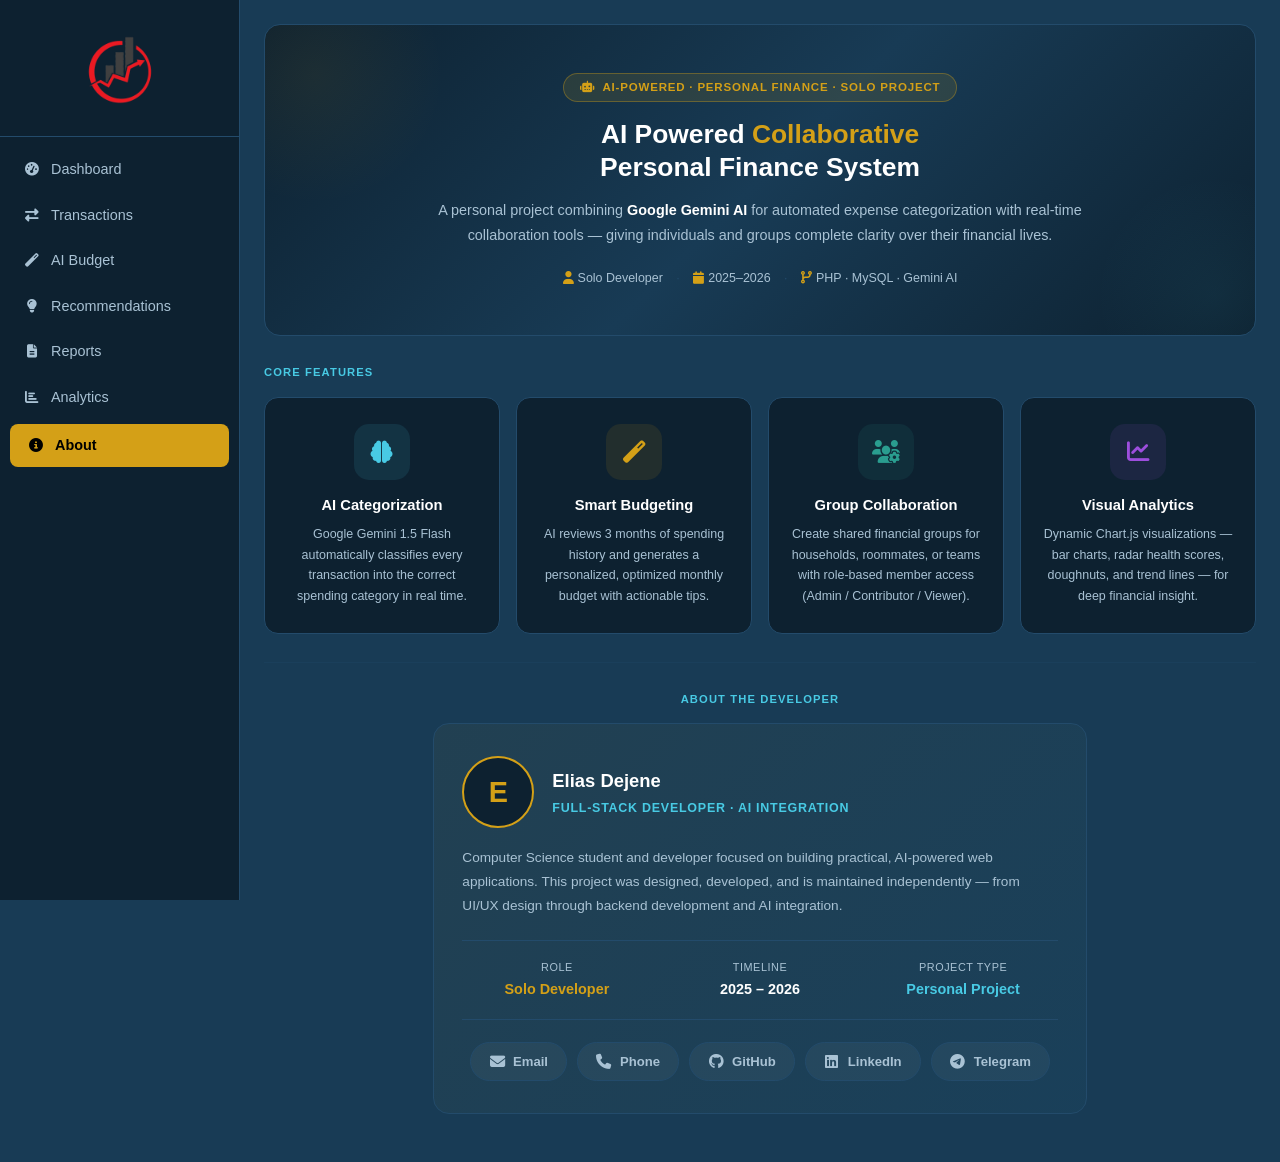
<file: about.html>
<!DOCTYPE html>
<html lang="en">

<head>
    <meta charset="UTF-8">
    <meta name="viewport" content="width=device-width, initial-scale=1.0">
    <title>AI Finance - About</title>
    <link href="https://cdn.jsdelivr.net/npm/bootstrap@5.3.0/dist/css/bootstrap.min.css" rel="stylesheet">
    <link rel="stylesheet" href="https://cdnjs.cloudflare.com/ajax/libs/font-awesome/6.4.0/css/all.min.css">
    <link rel="stylesheet" href="shared-sidebar.css">
    <style>
        .hero-banner {
            background: linear-gradient(135deg, #0d2130 0%, #183B55 50%, #0d2130 100%);
            border: 1px solid var(--border);
            border-radius: 16px;
            padding: 48px 32px;
            text-align: center;
            position: relative;
            overflow: hidden;
            margin-bottom: 28px;
        }
        
        .hero-banner::before {
            content: '';
            position: absolute;
            top: -80px;
            left: -80px;
            width: 260px;
            height: 260px;
            border-radius: 50%;
            background: radial-gradient(circle, rgba(212, 160, 23, 0.07), transparent 70%);
        }
        
        .hero-banner::after {
            content: '';
            position: absolute;
            bottom: -80px;
            right: -80px;
            width: 240px;
            height: 240px;
            border-radius: 50%;
            background: radial-gradient(circle, rgba(72, 202, 228, 0.06), transparent 70%);
        }
        
        .hero-badge {
            display: inline-block;
            background: rgba(212, 160, 23, 0.12);
            border: 1px solid rgba(212, 160, 23, 0.35);
            color: var(--gold);
            font-size: 0.72rem;
            font-weight: 700;
            padding: 5px 16px;
            border-radius: 20px;
            letter-spacing: 0.07em;
            margin-bottom: 16px;
        }
        
        .hero-title {
            font-size: 1.65rem;
            font-weight: 800;
            line-height: 1.25;
            margin-bottom: 14px;
        }
        
        .hero-title span {
            color: var(--gold);
        }
        
        .hero-subtitle {
            color: var(--muted);
            font-size: 0.9rem;
            line-height: 1.75;
            max-width: 660px;
            margin: 0 auto 20px;
        }
        
        .hero-meta {
            font-size: 0.78rem;
            color: var(--muted);
        }
        
        .hero-meta i {
            color: var(--gold);
            margin-right: 4px;
        }
        
        .hero-sep {
            color: var(--border);
            margin: 0 10px;
        }
        
        .section-label {
            font-size: 0.7rem;
            text-transform: uppercase;
            letter-spacing: 0.1em;
            color: var(--teal);
            font-weight: 700;
            margin-bottom: 16px;
        }
        
        .pillar-card {
            background: var(--bg-dark);
            border: 1px solid var(--border);
            border-radius: 14px;
            padding: 26px 20px;
            text-align: center;
            transition: transform 0.25s, border-color 0.25s;
            height: 100%;
        }
        
        .pillar-card:hover {
            transform: translateY(-5px);
            border-color: rgba(72, 202, 228, 0.4);
        }
        
        .pillar-icon {
            width: 56px;
            height: 56px;
            border-radius: 15px;
            display: flex;
            align-items: center;
            justify-content: center;
            font-size: 1.4rem;
            margin: 0 auto 14px;
        }
        
        .pillar-title {
            font-size: 0.92rem;
            font-weight: 700;
            margin-bottom: 8px;
        }
        
        .pillar-text {
            font-size: 0.78rem;
            color: var(--muted);
            line-height: 1.65;
        }
        
        .profile-card {
            background: linear-gradient(135deg, rgba(212, 160, 23, 0.05), rgba(72, 202, 228, 0.03));
            border: 1px solid var(--border);
            border-radius: 16px;
            padding: 32px 28px;
        }
        
        .profile-header {
            display: flex;
            align-items: center;
            gap: 18px;
            margin-bottom: 18px;
            flex-wrap: wrap;
        }
        
        .profile-avatar {
            width: 72px;
            height: 72px;
            border-radius: 50%;
            background: var(--bg-dark);
            border: 2px solid var(--gold);
            display: flex;
            align-items: center;
            justify-content: center;
            font-size: 1.8rem;
            font-weight: 800;
            color: var(--gold);
            flex-shrink: 0;
        }
        
        .profile-name {
            font-size: 1.15rem;
            font-weight: 800;
            margin-bottom: 4px;
        }
        
        .profile-role {
            font-size: 0.78rem;
            color: var(--teal);
            text-transform: uppercase;
            letter-spacing: 0.06em;
            font-weight: 700;
        }
        
        .profile-bio {
            font-size: 0.85rem;
            color: var(--muted);
            line-height: 1.75;
            margin-bottom: 22px;
        }
        
        .profile-meta-row {
            display: flex;
            flex-wrap: wrap;
            gap: 14px;
            border-top: 1px solid var(--border);
            border-bottom: 1px solid var(--border);
            padding: 18px 0;
            margin-bottom: 22px;
        }
        
        .profile-meta-item {
            flex: 1;
            min-width: 120px;
            text-align: center;
        }
        
        .profile-meta-label {
            font-size: 0.68rem;
            color: var(--muted);
            text-transform: uppercase;
            letter-spacing: 0.05em;
            margin-bottom: 4px;
        }
        
        .profile-meta-value {
            font-size: 0.9rem;
            font-weight: 700;
            color: #fff;
        }
        
        .contact-row {
            display: flex;
            flex-wrap: wrap;
            gap: 10px;
            justify-content: center;
        }
        
        .contact-pill {
            display: inline-flex;
            align-items: center;
            gap: 8px;
            background: rgba(255, 255, 255, 0.04);
            border: 1px solid var(--border);
            border-radius: 24px;
            padding: 9px 18px;
            font-size: 0.82rem;
            font-weight: 600;
            color: var(--muted);
            text-decoration: none;
            transition: border-color 0.2s, color 0.2s, transform 0.2s, background 0.2s;
        }
        
        .contact-pill:hover {
            border-color: var(--gold);
            color: var(--gold);
            background: rgba(212, 160, 23, 0.06);
            transform: translateY(-2px);
        }
        
        .contact-pill i {
            font-size: 0.95rem;
            width: 16px;
            text-align: center;
        }
        
        .uni-divider {
            border-color: var(--border);
            margin: 28px 0;
        }
        
        @media(max-width:576px) {
            .hero-title {
                font-size: 1.25rem;
            }
            .hero-banner {
                padding: 36px 20px;
            }
            .profile-header {
                flex-direction: column;
                text-align: center;
            }
            .profile-meta-row {
                flex-direction: column;
                gap: 12px;
            }
        }
    </style>
</head>

<body>

    <div id="mobile-topbar">
        <button id="hamburger-btn" onclick="toggleSidebar()"><i class="fas fa-bars"></i></button>
        <span style="font-weight:700;font-size:0.9rem;color:var(--gold)">About</span>
    </div>
    <div id="sidebar-overlay" onclick="closeSidebar()"></div>

    <div class="d-flex" id="wrapper">
        <div id="sidebar-wrapper">
            <div class="sidebar-logo">
                <img src="img/logo.png" alt="Logo" style="width:100px; height:100px; border-radius:50%; display:block; margin:0 auto; object-fit: cover;">
            </div>
            <nav class="sidebar-nav">
                <a href="index.html" class="nav-link-item"><i class="fas fa-tachometer-alt"></i> Dashboard</a>
                <a href="transactions.html" class="nav-link-item"><i class="fas fa-exchange-alt"></i> Transactions</a>
                <a href="ai-budget.html" class="nav-link-item"><i class="fas fa-magic"></i> AI Budget</a>
                <a href="recommendations.html" class="nav-link-item"><i class="fas fa-lightbulb"></i> Recommendations</a>
                <a href="reports.html" class="nav-link-item"><i class="fas fa-file-alt"></i> Reports</a>
                <a href="analytics.html" class="nav-link-item"><i class="fas fa-chart-bar"></i> Analytics</a>
                <a href="about.html" class="nav-link-item active"><i class="fas fa-info-circle"></i> About</a>
            </nav>
        </div>

        <div id="page-content-wrapper">

            <!-- Hero -->
            <div class="hero-banner">
                <div class="hero-badge"><i class="fas fa-robot me-2"></i>AI-POWERED · PERSONAL FINANCE · SOLO PROJECT</div>
                <h1 class="hero-title">AI Powered <span>Collaborative</span><br>Personal Finance System</h1>
                <p class="hero-subtitle">
                    A personal project combining <strong style="color:#fff">Google Gemini AI</strong> for automated expense categorization with real-time collaboration tools — giving individuals and groups complete clarity over their financial lives.
                </p>
                <div class="hero-meta">
                    <i class="fas fa-user"></i>Solo Developer
                    <span class="hero-sep">·</span>
                    <i class="fas fa-calendar"></i>2025–2026
                    <span class="hero-sep">·</span>
                    <i class="fas fa-code-branch"></i>PHP · MySQL · Gemini AI
                </div>
            </div>

            <!-- Feature pillars -->
            <div class="section-label">Core Features</div>
            <div class="row g-3 mb-4">
                <div class="col-sm-6 col-xl-3">
                    <div class="pillar-card">
                        <div class="pillar-icon" style="background:rgba(72,202,228,0.1);color:#48cae4"><i class="fas fa-brain"></i></div>
                        <div class="pillar-title">AI Categorization</div>
                        <div class="pillar-text">Google Gemini 1.5 Flash automatically classifies every transaction into the correct spending category in real time.</div>
                    </div>
                </div>
                <div class="col-sm-6 col-xl-3">
                    <div class="pillar-card">
                        <div class="pillar-icon" style="background:rgba(212,160,23,0.1);color:#d4a017"><i class="fas fa-magic"></i></div>
                        <div class="pillar-title">Smart Budgeting</div>
                        <div class="pillar-text">AI reviews 3 months of spending history and generates a personalized, optimized monthly budget with actionable tips.</div>
                    </div>
                </div>
                <div class="col-sm-6 col-xl-3">
                    <div class="pillar-card">
                        <div class="pillar-icon" style="background:rgba(42,157,143,0.1);color:#2a9d8f"><i class="fas fa-users-cog"></i></div>
                        <div class="pillar-title">Group Collaboration</div>
                        <div class="pillar-text">Create shared financial groups for households, roommates, or teams with role-based member access (Admin / Contributor / Viewer).</div>
                    </div>
                </div>
                <div class="col-sm-6 col-xl-3">
                    <div class="pillar-card">
                        <div class="pillar-icon" style="background:rgba(157,78,221,0.1);color:#9d4edd"><i class="fas fa-chart-line"></i></div>
                        <div class="pillar-title">Visual Analytics</div>
                        <div class="pillar-text">Dynamic Chart.js visualizations — bar charts, radar health scores, doughnuts, and trend lines — for deep financial insight.</div>
                    </div>
                </div>
            </div>

            <!-- Developer profile & contact -->
            <hr class="uni-divider">
            <div class="section-label text-center mb-3">About the Developer</div>
            <div class="row justify-content-center mb-4">
                <div class="col-lg-8">
                    <div class="profile-card">
                        <div class="profile-header">
                            <div class="profile-avatar">E</div>
                            <div>
                                <div class="profile-name">Elias Dejene</div>
                                <div class="profile-role">Full-Stack Developer · AI Integration</div>
                            </div>
                        </div>
                        <p class="profile-bio">
                            Computer Science student and developer focused on building practical, AI-powered web applications. This project was designed, developed, and is maintained independently — from UI/UX design through backend development and AI integration.
                        </p>
                        <div class="profile-meta-row">
                            <div class="profile-meta-item">
                                <div class="profile-meta-label">Role</div>
                                <div class="profile-meta-value" style="color:var(--gold)">Solo Developer</div>
                            </div>
                            <div class="profile-meta-item">
                                <div class="profile-meta-label">Timeline</div>
                                <div class="profile-meta-value">2025 – 2026</div>
                            </div>
                            <div class="profile-meta-item">
                                <div class="profile-meta-label">Project Type</div>
                                <div class="profile-meta-value" style="color:var(--teal)">Personal Project</div>
                            </div>
                        </div>
                        <div class="contact-row">
                            <a href="mailto:eliasdejene01@gmail.com" class="contact-pill"><i class="fas fa-envelope"></i>Email</a>
                            <a href="tel:+251924153189" class="contact-pill"><i class="fas fa-phone"></i>Phone</a>
                            <a href="https://github.com/eliasdejene" target="_blank" class="contact-pill"><i class="fab fa-github"></i>GitHub</a>
                            <a href="https://linkedin.com/in/elias-dejene" target="_blank" class="contact-pill"><i class="fab fa-linkedin"></i>LinkedIn</a>
                            <a href="https://t.me/eliasssd" target="_blank" class="contact-pill"><i class="fab fa-telegram"></i>Telegram</a>
                        </div>
                    </div>
                </div>
            </div>

        </div>
        <!-- /page-content-wrapper -->
    </div>

    <script>
        function toggleSidebar() {
            document.getElementById('sidebar-wrapper').classList.toggle('open');
            document.getElementById('sidebar-overlay').classList.toggle('active');
        }

        function closeSidebar() {
            document.getElementById('sidebar-wrapper').classList.remove('open');
            document.getElementById('sidebar-overlay').classList.remove('active');
        }
    </script>
</body>

</html>
</file>
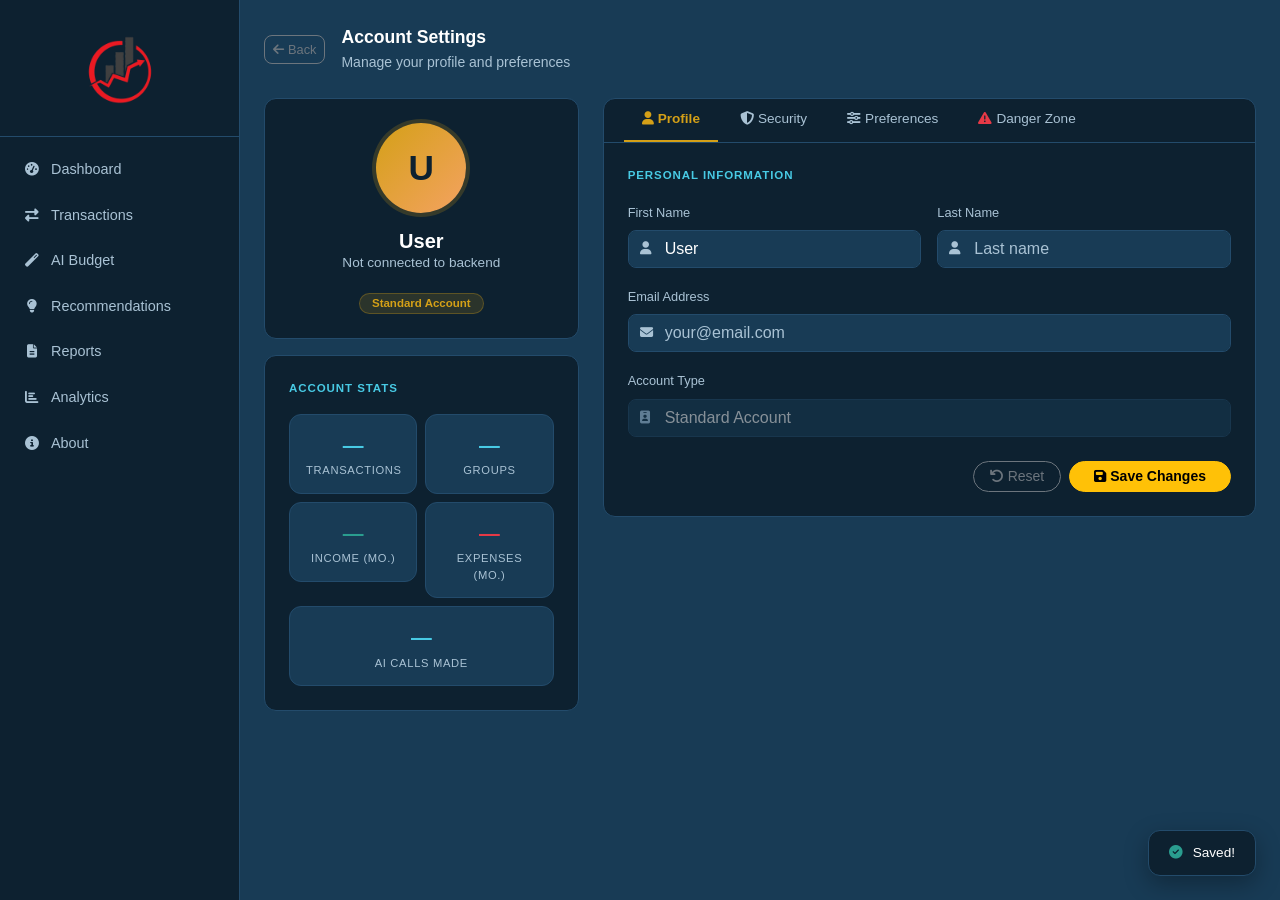
<file: account-settings.html>
<!DOCTYPE html>
<html lang="en">

<head>
    <meta charset="UTF-8">
    <meta name="viewport" content="width=device-width, initial-scale=1.0">
    <title>AI Finance - Account Settings</title>
    <link href="https://cdn.jsdelivr.net/npm/bootstrap@5.3.0/dist/css/bootstrap.min.css" rel="stylesheet">
    <link rel="stylesheet" href="https://cdnjs.cloudflare.com/ajax/libs/font-awesome/6.4.0/css/all.min.css">
    <link rel="stylesheet" href="shared-sidebar.css">
    <style>
        .section-title {
            font-size: 0.72rem;
            text-transform: uppercase;
            letter-spacing: 0.08em;
            color: var(--teal);
            font-weight: 700;
            margin-bottom: 16px;
        }
        
        .page-title {
            font-size: 1.1rem;
            font-weight: 700;
        }
        /* Avatar circle */
        
        .avatar-ring {
            width: 90px;
            height: 90px;
            border-radius: 50%;
            background: linear-gradient(135deg, var(--gold), #f4a261);
            display: flex;
            align-items: center;
            justify-content: center;
            font-size: 2.2rem;
            font-weight: 700;
            color: #0d2130;
            margin: 0 auto;
            flex-shrink: 0;
            box-shadow: 0 0 0 4px rgba(212, 160, 23, 0.2);
        }
        /* Stat chips */
        
        .stat-chip {
            background: var(--bg);
            border: 1px solid var(--border);
            border-radius: 12px;
            padding: 14px 16px;
            text-align: center;
            transition: border-color 0.2s;
        }
        
        .stat-chip:hover {
            border-color: var(--gold);
        }
        
        .stat-chip .chip-val {
            font-size: 1.3rem;
            font-weight: 700;
            color: var(--teal);
        }
        
        .stat-chip .chip-lbl {
            font-size: 0.7rem;
            color: var(--muted);
            text-transform: uppercase;
            letter-spacing: 0.06em;
            margin-top: 2px;
        }
        /* Tab buttons */
        
        .tab-btn {
            background: none;
            border: none;
            color: var(--muted);
            padding: 10px 18px;
            font-size: 0.85rem;
            cursor: pointer;
            border-bottom: 2px solid transparent;
            transition: all 0.2s;
            white-space: nowrap;
        }
        
        .tab-btn.active {
            color: var(--gold);
            border-bottom-color: var(--gold);
            font-weight: 600;
        }
        
        .tab-btn:hover:not(.active) {
            color: #fff;
        }
        
        .tab-panel {
            display: none;
        }
        
        .tab-panel.active {
            display: block;
        }
        /* Input groups with icons */
        
        .input-icon-wrap {
            position: relative;
        }
        
        .input-icon-wrap i {
            position: absolute;
            left: 12px;
            top: 50%;
            transform: translateY(-50%);
            color: var(--muted);
            font-size: 0.82rem;
            pointer-events: none;
        }
        
        .input-icon-wrap .form-control {
            padding-left: 36px;
        }
        /* Password strength bar */
        
        .pw-strength-bar {
            height: 4px;
            border-radius: 2px;
            background: var(--border);
            margin-top: 6px;
            overflow: hidden;
        }
        
        .pw-strength-fill {
            height: 100%;
            border-radius: 2px;
            transition: width 0.4s, background 0.4s;
            width: 0%;
        }
        /* Danger zone */
        
        .danger-zone {
            border: 1px solid rgba(230, 57, 70, 0.3);
            border-radius: 12px;
            padding: 20px;
            background: rgba(230, 57, 70, 0.04);
        }
        /* Toggle switch */
        
        .toggle-row {
            display: flex;
            justify-content: space-between;
            align-items: center;
            padding: 12px 0;
            border-bottom: 1px solid rgba(35, 75, 107, 0.35);
        }
        
        .toggle-row:last-child {
            border-bottom: none;
        }
        
        .toggle-row .toggle-info .toggle-title {
            font-size: 0.87rem;
            font-weight: 500;
        }
        
        .toggle-row .toggle-info .toggle-desc {
            font-size: 0.75rem;
            color: var(--muted);
        }
        
        .form-switch .form-check-input {
            width: 40px;
            height: 22px;
            cursor: pointer;
            background-color: var(--border);
            border-color: var(--border);
        }
        
        .form-switch .form-check-input:checked {
            background-color: var(--gold);
            border-color: var(--gold);
        }
        
        .skeleton {
            background: linear-gradient(90deg, #1a3a52 25%, #234b6b 50%, #1a3a52 75%);
            background-size: 200% 100%;
            animation: shimmer 1.4s infinite;
            border-radius: 6px;
            height: 16px;
        }
        
        @keyframes shimmer {
            0% {
                background-position: 200% 0
            }
            100% {
                background-position: -200% 0
            }
        }
        
        .modal-content {
            background: var(--bg-dark);
            border: 1px solid var(--border);
            color: #fff;
        }
        
        .modal-header,
        .modal-footer {
            border-color: var(--border)!important;
        }
    </style>
</head>

<body>

    <div id="mobile-topbar">
        <button id="hamburger-btn" onclick="toggleSidebar()"><i class="fas fa-bars"></i></button>
        <span style="font-weight:700;font-size:0.9rem;color:var(--gold)">Account Settings</span>
    </div>
    <div id="sidebar-overlay" onclick="closeSidebar()"></div>

    <div class="d-flex" id="wrapper">
        <div id="sidebar-wrapper">
            <div class="sidebar-logo">
                <img src="img/logo.png" alt="Logo" style="width:100px; height:100px; border-radius:50%; display:block; margin:0 auto; object-fit: cover;">
            </div>
            <nav class="sidebar-nav">
                <a href="index.html" class="nav-link-item"><i class="fas fa-tachometer-alt"></i> Dashboard</a>
                <a href="transactions.html" class="nav-link-item"><i class="fas fa-exchange-alt"></i> Transactions</a>
                <a href="ai-budget.html" class="nav-link-item"><i class="fas fa-magic"></i> AI Budget</a>
                <a href="recommendations.html" class="nav-link-item"><i class="fas fa-lightbulb"></i> Recommendations</a>
                <a href="reports.html" class="nav-link-item"><i class="fas fa-file-alt"></i> Reports</a>
                <a href="analytics.html" class="nav-link-item"><i class="fas fa-chart-bar"></i> Analytics</a>
                <a href="about.html" class="nav-link-item"><i class="fas fa-info-circle"></i> About</a>
            </nav>
        </div>

        <div id="page-content-wrapper">

            <!-- Header -->
            <div class="d-flex align-items-center gap-3 mb-4">
                <a href="index.html" class="btn btn-sm btn-outline-secondary" style="border-radius:8px;font-size:0.8rem;">
                    <i class="fas fa-arrow-left me-1"></i>Back
                </a>
                <div>
                    <div class="page-title">Account Settings</div>
                    <small class="text-muted-custom">Manage your profile and preferences</small>
                </div>
            </div>

            <div class="row g-4">

                <!-- LEFT: Profile card -->
                <div class="col-lg-4">
                    <div class="dark-panel p-4 text-center mb-3">
                        <div class="avatar-ring mb-3" id="avatarCircle">U</div>
                        <h5 class="fw-bold mb-0" id="profileName">
                            <span class="skeleton d-block mx-auto" style="width:120px"></span>
                        </h5>
                        <p class="text-muted-custom mb-3" id="profileEmail" style="font-size:0.85rem">
                            <span class="skeleton d-block mx-auto mt-2" style="width:160px"></span>
                        </p>
                        <span id="memberBadge" class="badge" style="background:rgba(212,160,23,0.15);color:var(--gold);border:1px solid rgba(212,160,23,0.3);font-size:0.72rem;padding:4px 12px;border-radius:20px">
                        Member since…
                    </span>
                    </div>

                    <!-- Account stats -->
                    <div class="dark-panel p-4">
                        <div class="section-title">Account Stats</div>
                        <div class="row g-2">
                            <div class="col-6">
                                <div class="stat-chip">
                                    <div class="chip-val" id="sTx">—</div>
                                    <div class="chip-lbl">Transactions</div>
                                </div>
                            </div>
                            <div class="col-6">
                                <div class="stat-chip">
                                    <div class="chip-val" id="sGroups">—</div>
                                    <div class="chip-lbl">Groups</div>
                                </div>
                            </div>
                            <div class="col-6">
                                <div class="stat-chip">
                                    <div class="chip-val" id="sIncome" style="color:#2a9d8f">—</div>
                                    <div class="chip-lbl">Income (Mo.)</div>
                                </div>
                            </div>
                            <div class="col-6">
                                <div class="stat-chip">
                                    <div class="chip-val" id="sExpense" style="color:#e63946">—</div>
                                    <div class="chip-lbl">Expenses (Mo.)</div>
                                </div>
                            </div>
                            <div class="col-12">
                                <div class="stat-chip">
                                    <div class="chip-val" id="sAI" style="color:#48cae4">—</div>
                                    <div class="chip-lbl">AI calls made</div>
                                </div>
                            </div>
                        </div>
                    </div>
                </div>

                <!-- RIGHT: Tabs -->
                <div class="col-lg-8">
                    <div class="dark-panel p-0 overflow-hidden">

                        <!-- Tab bar -->
                        <div style="border-bottom:1px solid var(--border);padding:0 20px;display:flex;gap:4px;overflow-x:auto;">
                            <button class="tab-btn active" onclick="switchTab('profile',this)"><i class="fas fa-user me-1"></i>Profile</button>
                            <button class="tab-btn" onclick="switchTab('security',this)"><i class="fas fa-shield-alt me-1"></i>Security</button>
                            <button class="tab-btn" onclick="switchTab('preferences',this)"><i class="fas fa-sliders-h me-1"></i>Preferences</button>
                            <button class="tab-btn" onclick="switchTab('danger',this)"><i class="fas fa-exclamation-triangle me-1" style="color:#e63946"></i>Danger Zone</button>
                        </div>

                        <div style="padding:24px">

                            <!-- ── Tab: Profile ─────────────────── -->
                            <div id="tab-profile" class="tab-panel active">
                                <div class="section-title">Personal Information</div>
                                <div id="profileAlert" class="alert d-none py-2 mb-3" style="font-size:0.85rem"></div>
                                <div class="row g-3">
                                    <div class="col-sm-6">
                                        <label class="form-label text-muted-custom" style="font-size:0.8rem">First Name</label>
                                        <div class="input-icon-wrap">
                                            <i class="fas fa-user"></i>
                                            <input type="text" id="firstName" class="form-control" placeholder="First name">
                                        </div>
                                    </div>
                                    <div class="col-sm-6">
                                        <label class="form-label text-muted-custom" style="font-size:0.8rem">Last Name</label>
                                        <div class="input-icon-wrap">
                                            <i class="fas fa-user"></i>
                                            <input type="text" id="lastName" class="form-control" placeholder="Last name">
                                        </div>
                                    </div>
                                    <div class="col-12">
                                        <label class="form-label text-muted-custom" style="font-size:0.8rem">Email Address</label>
                                        <div class="input-icon-wrap">
                                            <i class="fas fa-envelope"></i>
                                            <input type="email" id="emailInput" class="form-control" placeholder="your@email.com">
                                        </div>
                                    </div>
                                    <div class="col-12">
                                        <label class="form-label text-muted-custom" style="font-size:0.8rem">Account Type</label>
                                        <div class="input-icon-wrap">
                                            <i class="fas fa-id-badge"></i>
                                            <input type="text" class="form-control" value="Standard Account" disabled style="opacity:0.5">
                                        </div>
                                    </div>
                                </div>
                                <div class="mt-4 d-flex gap-2 justify-content-end">
                                    <button class="btn btn-outline-secondary btn-sm rounded-pill px-3" onclick="loadProfile()">
                                    <i class="fas fa-undo me-1"></i>Reset
                                </button>
                                    <button class="btn btn-warning fw-bold btn-sm rounded-pill px-4" onclick="saveProfile()">
                                    <i class="fas fa-save me-1"></i>Save Changes
                                </button>
                                </div>
                            </div>

                            <!-- ── Tab: Security ────────────────── -->
                            <div id="tab-security" class="tab-panel">
                                <div class="section-title">Change Password</div>
                                <div id="securityAlert" class="alert d-none py-2 mb-3" style="font-size:0.85rem"></div>
                                <div class="row g-3">
                                    <div class="col-12">
                                        <label class="form-label text-muted-custom" style="font-size:0.8rem">Current Password</label>
                                        <div class="input-icon-wrap">
                                            <i class="fas fa-lock"></i>
                                            <input type="password" id="currentPw" class="form-control" placeholder="Enter current password">
                                        </div>
                                    </div>
                                    <div class="col-12">
                                        <label class="form-label text-muted-custom" style="font-size:0.8rem">New Password</label>
                                        <div class="input-icon-wrap">
                                            <i class="fas fa-key"></i>
                                            <input type="password" id="newPw" class="form-control" placeholder="At least 6 characters" oninput="checkStrength(this.value)">
                                        </div>
                                        <div class="pw-strength-bar">
                                            <div class="pw-strength-fill" id="pwBar"></div>
                                        </div>
                                        <small id="pwStrengthLabel" class="text-muted-custom" style="font-size:0.72rem"></small>
                                    </div>
                                    <div class="col-12">
                                        <label class="form-label text-muted-custom" style="font-size:0.8rem">Confirm New Password</label>
                                        <div class="input-icon-wrap">
                                            <i class="fas fa-key"></i>
                                            <input type="password" id="confirmPw" class="form-control" placeholder="Repeat new password">
                                        </div>
                                    </div>
                                </div>
                                <div class="mt-4 d-flex justify-content-end">
                                    <button class="btn btn-warning fw-bold btn-sm rounded-pill px-4" onclick="changePassword()">
                                    <i class="fas fa-shield-alt me-1"></i>Update Password
                                </button>
                                </div>

                                <hr style="border-color:var(--border);margin:28px 0">
                                <div class="section-title">Login Sessions</div>
                                <div class="dark-panel p-3 d-flex justify-content-between align-items-center" style="background:var(--bg)">
                                    <div>
                                        <div style="font-size:0.87rem;font-weight:500"><i class="fas fa-desktop me-2 text-warning"></i>Current Session</div>
                                        <div class="text-muted-custom" style="font-size:0.75rem">Active now · This browser</div>
                                    </div>
                                    <span style="font-size:0.72rem;background:rgba(42,157,143,0.15);color:#2a9d8f;border:1px solid #2a9d8f44;padding:2px 10px;border-radius:20px;">Active</span>
                                </div>
                            </div>

                            <!-- ── Tab: Preferences ─────────────── -->
                            <div id="tab-preferences" class="tab-panel">
                                <div class="section-title">Display & Notifications</div>
                                <div class="toggle-row">
                                    <div class="toggle-info">
                                        <div class="toggle-title">Monthly Budget Alerts</div>
                                        <div class="toggle-desc">Notify when you exceed 80% of your budget</div>
                                    </div>
                                    <div class="form-check form-switch mb-0">
                                        <input class="form-check-input" type="checkbox" id="pref1" checked onchange="savePref('budget_alerts', this.checked)">
                                    </div>
                                </div>
                                <div class="toggle-row">
                                    <div class="toggle-info">
                                        <div class="toggle-title">AI Categorization</div>
                                        <div class="toggle-desc">Auto-suggest category when adding transactions</div>
                                    </div>
                                    <div class="form-check form-switch mb-0">
                                        <input class="form-check-input" type="checkbox" id="pref2" checked onchange="savePref('ai_categorize', this.checked)">
                                    </div>
                                </div>
                                <div class="toggle-row">
                                    <div class="toggle-info">
                                        <div class="toggle-title">Weekly Summary Email</div>
                                        <div class="toggle-desc">Receive a weekly spending summary</div>
                                    </div>
                                    <div class="form-check form-switch mb-0">
                                        <input class="form-check-input" type="checkbox" id="pref3" onchange="savePref('weekly_email', this.checked)">
                                    </div>
                                </div>
                                <div class="toggle-row">
                                    <div class="toggle-info">
                                        <div class="toggle-title">Group Activity Alerts</div>
                                        <div class="toggle-desc">Notify when group members add expenses</div>
                                    </div>
                                    <div class="form-check form-switch mb-0">
                                        <input class="form-check-input" type="checkbox" id="pref4" checked onchange="savePref('group_alerts', this.checked)">
                                    </div>
                                </div>

                                <hr style="border-color:var(--border);margin:20px 0">
                                <div class="section-title">Currency & Format</div>
                                <div class="row g-3">
                                    <div class="col-sm-6">
                                        <label class="form-label text-muted-custom" style="font-size:0.8rem">Currency</label>
                                        <select class="form-select">
                                        <option selected>ETB — Ethiopian Birr</option>
                                        <option>USD — US Dollar</option>
                                        <option>EUR — Euro</option>
                                    </select>
                                    </div>
                                    <div class="col-sm-6">
                                        <label class="form-label text-muted-custom" style="font-size:0.8rem">Date Format</label>
                                        <select class="form-select">
                                        <option>MM/DD/YYYY</option>
                                        <option selected>DD/MM/YYYY</option>
                                        <option>YYYY-MM-DD</option>
                                    </select>
                                    </div>
                                </div>
                                <div class="mt-3 text-end">
                                    <button class="btn btn-warning fw-bold btn-sm rounded-pill px-4" onclick="showToast('Preferences saved!')">
                                    <i class="fas fa-save me-1"></i>Save Preferences
                                </button>
                                </div>
                            </div>

                            <!-- ── Tab: Danger Zone ─────────────── -->
                            <div id="tab-danger" class="tab-panel">
                                <div class="danger-zone mb-3">
                                    <h6 class="fw-bold mb-1" style="color:#e63946"><i class="fas fa-exclamation-triangle me-2"></i>Delete Account</h6>
                                    <p class="text-muted-custom mb-3" style="font-size:0.83rem">
                                        This permanently deletes your account, all transactions, budgets, and group memberships. This action <strong>cannot be undone</strong>.
                                    </p>
                                    <button class="btn btn-danger btn-sm rounded-pill px-3" data-bs-toggle="modal" data-bs-target="#deleteModal">
                                    <i class="fas fa-trash me-1"></i>Delete My Account
                                </button>
                                </div>
                                <div class="danger-zone">
                                    <h6 class="fw-bold mb-1" style="color:#f4a261"><i class="fas fa-broom me-2"></i>Clear All Transactions</h6>
                                    <p class="text-muted-custom mb-3" style="font-size:0.83rem">
                                        Removes all your transaction history. Your account, budgets, and groups will remain.
                                    </p>
                                    <button class="btn btn-outline-warning btn-sm rounded-pill px-3" onclick="if(confirm('Delete all transactions? This cannot be undone.')) clearTransactions()">
                                    <i class="fas fa-trash-alt me-1"></i>Clear Transactions
                                </button>
                                </div>
                            </div>

                        </div>
                        <!-- /tab body -->
                    </div>
                    <!-- /dark-panel tabs -->
                </div>

            </div>
            <!-- /row -->
        </div>
        <!-- /page-content -->
    </div>

    <!-- Delete Account Modal -->
    <div class="modal fade" id="deleteModal" tabindex="-1">
        <div class="modal-dialog modal-dialog-centered">
            <div class="modal-content">
                <div class="modal-header" style="border-color:rgba(230,57,70,0.3)!important">
                    <h6 class="modal-title fw-bold" style="color:#e63946"><i class="fas fa-skull-crossbones me-2"></i>Confirm Account Deletion</h6>
                    <button type="button" class="btn-close btn-close-white" data-bs-dismiss="modal"></button>
                </div>
                <div class="modal-body">
                    <div class="alert" style="background:rgba(230,57,70,0.08);border:1px solid rgba(230,57,70,0.3);color:#e63946;font-size:0.83rem;border-radius:8px">
                        <i class="fas fa-exclamation-triangle me-2"></i>All your data will be <strong>permanently deleted</strong> and cannot be recovered.
                    </div>
                    <div id="deleteAlert" class="alert d-none py-2 mb-2" style="font-size:0.82rem"></div>
                    <label class="form-label text-muted-custom" style="font-size:0.82rem">Enter your password to confirm</label>
                    <input type="password" id="deletePw" class="form-control" placeholder="Your password">
                </div>
                <div class="modal-footer" style="border-color:rgba(230,57,70,0.3)!important">
                    <button type="button" class="btn btn-outline-secondary btn-sm" data-bs-dismiss="modal">Cancel</button>
                    <button type="button" class="btn btn-danger btn-sm fw-bold px-3" onclick="deleteAccount()">
                    <i class="fas fa-trash me-1"></i>Delete Forever
                </button>
                </div>
            </div>
        </div>
    </div>

    <!-- Toast -->
    <div id="toast" style="position:fixed;bottom:24px;right:24px;background:#0d2130;border:1px solid var(--border);border-radius:12px;padding:12px 20px;font-size:0.85rem;color:#fff;box-shadow:0 8px 24px rgba(0,0,0,0.3);display:none;z-index:9999;transition:all 0.3s;gap:10px;align-items:center"
        class="d-flex">
        <i class="fas fa-check-circle" style="color:#2a9d8f"></i>
        <span id="toastMsg">Saved!</span>
    </div>

    <script src="https://cdn.jsdelivr.net/npm/bootstrap@5.3.0/dist/js/bootstrap.bundle.min.js"></script>
    <script>
        const API_BASE = 'backend';

        // ── Load profile ──────────────────────────────────
        async function loadProfile() {
            try {
                const res = await fetch(`${API_BASE}/account.php?action=profile`);
                const data = await res.json();
                if (!res.ok) throw new Error(data.error);

                const u = data.user,
                    s = data.stats;
                document.getElementById('avatarCircle').textContent = u.first_name.charAt(0).toUpperCase();
                document.getElementById('profileName').textContent = u.first_name + ' ' + u.last_name;
                document.getElementById('profileEmail').textContent = u.email;
                document.getElementById('memberBadge').textContent = 'Member since ' + s.member_since;
                document.getElementById('firstName').value = u.first_name;
                document.getElementById('lastName').value = u.last_name;
                document.getElementById('emailInput').value = u.email;

                document.getElementById('sTx').textContent = s.total_transactions;
                document.getElementById('sGroups').textContent = s.groups_joined;
                document.getElementById('sIncome').textContent = fmtS(s.month_income);
                document.getElementById('sExpense').textContent = fmtS(s.month_expense);
                document.getElementById('sAI').textContent = s.ai_calls;

                localStorage.setItem('financeUserName', u.first_name + ' ' + u.last_name);
            } catch (e) {
                // Fallback to localStorage data if not connected
                const name = localStorage.getItem('financeUserName') || 'User';
                document.getElementById('avatarCircle').textContent = name.charAt(0).toUpperCase();
                document.getElementById('profileName').textContent = name;
                document.getElementById('profileEmail').textContent = 'Not connected to backend';
                document.getElementById('memberBadge').textContent = 'Standard Account';
                document.getElementById('firstName').value = name.split(' ')[0] || name;
                document.getElementById('lastName').value = name.split(' ')[1] || '';
            }
        }

        // ── Save profile ──────────────────────────────────
        async function saveProfile() {
            const body = {
                first_name: document.getElementById('firstName').value.trim(),
                last_name: document.getElementById('lastName').value.trim(),
                email: document.getElementById('emailInput').value.trim(),
            };
            try {
                const res = await fetch(`${API_BASE}/account.php?action=update_profile`, {
                    method: 'POST',
                    headers: {
                        'Content-Type': 'application/json'
                    },
                    body: JSON.stringify(body)
                });
                const d = await res.json();
                if (!res.ok) throw new Error(d.error);
                localStorage.setItem('financeUserName', d.user_name);
                document.getElementById('profileName').textContent = d.user_name;
                document.getElementById('avatarCircle').textContent = d.user_name.charAt(0).toUpperCase();
                showTabAlert('profileAlert', '✓ Profile updated successfully.', 'success');
                showToast('Profile saved!');
            } catch (e) {
                showTabAlert('profileAlert', e.message, 'danger');
            }
        }

        // ── Change password ───────────────────────────────
        async function changePassword() {
            const body = {
                current_password: document.getElementById('currentPw').value,
                new_password: document.getElementById('newPw').value,
                confirm_password: document.getElementById('confirmPw').value,
            };
            try {
                const res = await fetch(`${API_BASE}/account.php?action=change_password`, {
                    method: 'POST',
                    headers: {
                        'Content-Type': 'application/json'
                    },
                    body: JSON.stringify(body)
                });
                const d = await res.json();
                if (!res.ok) throw new Error(d.error);
                document.getElementById('currentPw').value = '';
                document.getElementById('newPw').value = '';
                document.getElementById('confirmPw').value = '';
                document.getElementById('pwBar').style.width = '0%';
                document.getElementById('pwStrengthLabel').textContent = '';
                showTabAlert('securityAlert', '✓ Password changed successfully.', 'success');
                showToast('Password updated!');
            } catch (e) {
                showTabAlert('securityAlert', e.message, 'danger');
            }
        }

        // ── Password strength ─────────────────────────────
        function checkStrength(pw) {
            const bar = document.getElementById('pwBar'),
                lbl = document.getElementById('pwStrengthLabel');
            let score = 0;
            if (pw.length >= 6) score++;
            if (pw.length >= 10) score++;
            if (/[A-Z]/.test(pw)) score++;
            if (/[0-9]/.test(pw)) score++;
            if (/[^A-Za-z0-9]/.test(pw)) score++;
            const levels = [{
                w: '0%',
                c: '',
                t: ''
            }, {
                w: '25%',
                c: '#e63946',
                t: 'Weak'
            }, {
                w: '50%',
                c: '#f4a261',
                t: 'Fair'
            }, {
                w: '75%',
                c: '#d4a017',
                t: 'Good'
            }, {
                w: '90%',
                c: '#2a9d8f',
                t: 'Strong'
            }, {
                w: '100%',
                c: '#06d6a0',
                t: 'Excellent'
            }];
            const l = levels[Math.min(score, 5)];
            bar.style.width = l.w;
            bar.style.background = l.c || 'transparent';
            lbl.textContent = l.t;
            lbl.style.color = l.c || 'transparent';
        }

        // ── Clear transactions ────────────────────────────
        async function clearTransactions() {
            try {
                // Delete all transactions via the transactions endpoint isn't bulk-supported;
                // inform user this would need a dedicated endpoint in production
                showToast('Feature coming soon — contact your admin.');
            } catch (_) {}
        }

        // ── Delete account ────────────────────────────────
        async function deleteAccount() {
            const pw = document.getElementById('deletePw').value;
            try {
                const res = await fetch(`${API_BASE}/account.php?action=delete_account`, {
                    method: 'POST',
                    headers: {
                        'Content-Type': 'application/json'
                    },
                    body: JSON.stringify({
                        password: pw
                    })
                });
                const d = await res.json();
                if (!res.ok) throw new Error(d.error);
                localStorage.removeItem('financeUserName');
                window.location.href = 'login.html';
            } catch (e) {
                const el = document.getElementById('deleteAlert');
                el.className = 'alert alert-danger py-2';
                el.textContent = e.message;
                el.classList.remove('d-none');
            }
        }

        // ── Preferences (localStorage) ────────────────────
        function savePref(key, val) {
            localStorage.setItem('pref_' + key, val);
            showToast('Preference saved!');
        }

        function loadPrefs() {
            const prefs = {
                pref1: 'budget_alerts',
                pref2: 'ai_categorize',
                pref3: 'weekly_email',
                pref4: 'group_alerts'
            };
            Object.entries(prefs).forEach(([id, key]) => {
                const stored = localStorage.getItem('pref_' + key);
                if (stored !== null) document.getElementById(id).checked = stored === 'true';
            });
        }

        // ── Tabs ──────────────────────────────────────────
        function switchTab(name, btn) {
            document.querySelectorAll('.tab-panel').forEach(p => p.classList.remove('active'));
            document.querySelectorAll('.tab-btn').forEach(b => b.classList.remove('active'));
            document.getElementById('tab-' + name).classList.add('active');
            btn.classList.add('active');
        }

        // ── Toast ─────────────────────────────────────────
        function showToast(msg) {
            const t = document.getElementById('toast');
            t.querySelector('#toastMsg').textContent = msg;
            t.style.display = 'flex';
            clearTimeout(t._to);
            t._to = setTimeout(() => t.style.display = 'none', 3000);
        }

        // ── Tab alerts ────────────────────────────────────
        function showTabAlert(id, msg, type) {
            const el = document.getElementById(id);
            el.className = `alert alert-${type} py-2`;
            el.textContent = msg;
            el.classList.remove('d-none');
            setTimeout(() => el.classList.add('d-none'), 5000);
        }

        // ── Helpers ───────────────────────────────────────
        function fmtS(n) {
            return n >= 1000 ? (n / 1000).toFixed(1) + 'k' : Math.round(n || 0).toString();
        }

        function toggleSidebar() {
            document.getElementById('sidebar-wrapper').classList.toggle('open');
            document.getElementById('sidebar-overlay').classList.toggle('active');
        }

        function closeSidebar() {
            document.getElementById('sidebar-wrapper').classList.remove('open');
            document.getElementById('sidebar-overlay').classList.remove('active');
        }

        // ── Init ──────────────────────────────────────────
        loadProfile();
        loadPrefs();
    </script>
</body>

</html>
</file>
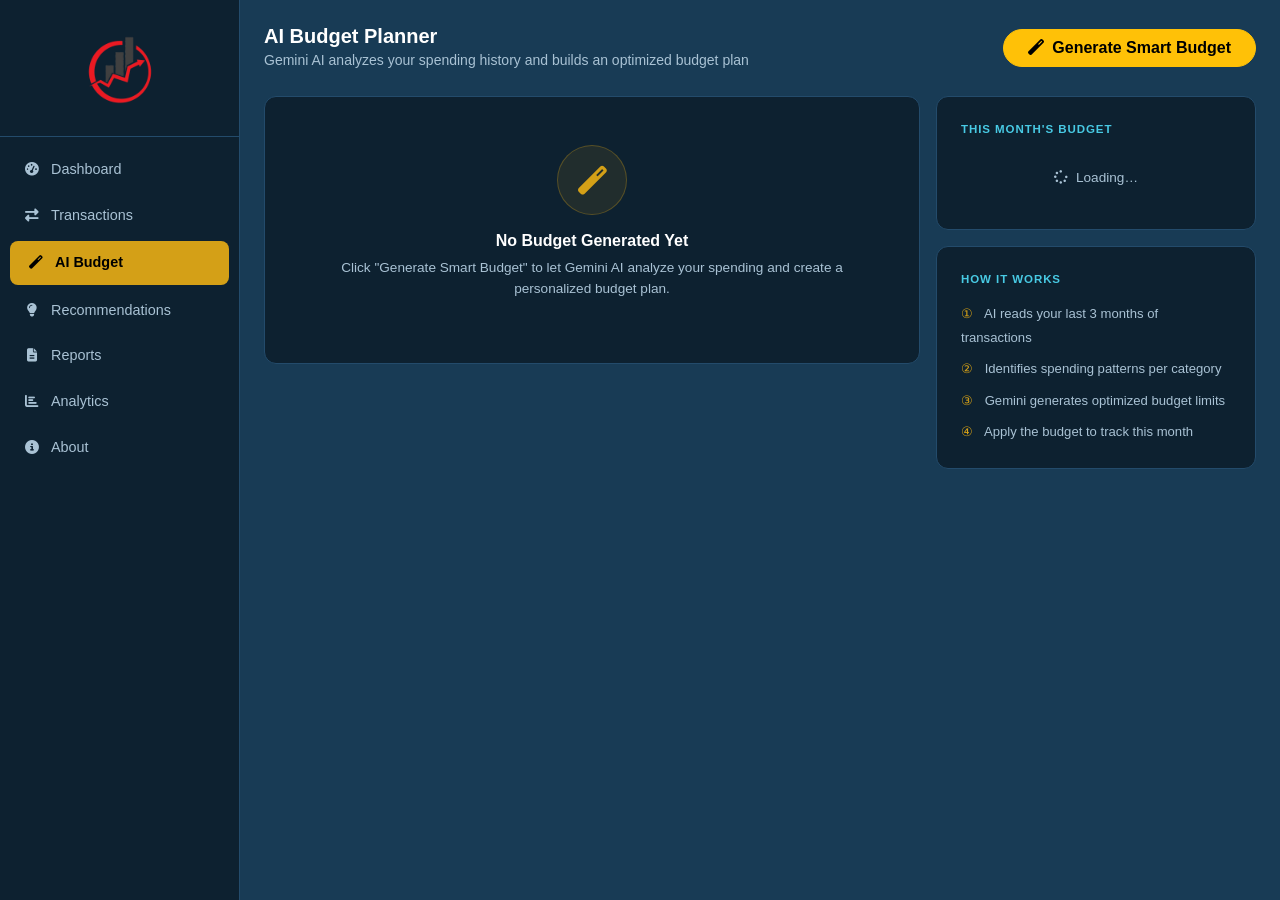
<file: ai-budget.html>
<!DOCTYPE html>
<html lang="en">

<head>
    <meta charset="UTF-8">
    <meta name="viewport" content="width=device-width, initial-scale=1.0">
    <title>AI Finance - AI Budget</title>
    <link href="https://cdn.jsdelivr.net/npm/bootstrap@5.3.0/dist/css/bootstrap.min.css" rel="stylesheet">
    <link rel="stylesheet" href="https://cdnjs.cloudflare.com/ajax/libs/font-awesome/6.4.0/css/all.min.css">
    <link rel="stylesheet" href="shared-sidebar.css">
    <style>
        .section-title {
            font-size: 0.72rem;
            text-transform: uppercase;
            letter-spacing: 0.08em;
            color: var(--teal);
            font-weight: 700;
            margin-bottom: 14px;
        }
        
        .budget-card {
            border-radius: 10px;
            padding: 18px 20px;
            margin-bottom: 16px;
            border-left: 4px solid var(--gold);
            transition: transform 0.2s;
        }
        
        .budget-card:hover {
            transform: translateY(-2px);
        }
        
        .prog-track {
            height: 10px;
            border-radius: 5px;
            background: var(--bg);
            border: 1px solid var(--border);
            overflow: hidden;
            margin-top: 8px;
        }
        
        .prog-fill {
            height: 100%;
            border-radius: 5px;
            transition: width 1.2s ease;
        }
        
        .ai-loader {
            text-align: center;
            padding: 60px 20px;
            display: none;
        }
        
        .ai-loader .dot {
            width: 12px;
            height: 12px;
            border-radius: 50%;
            background: var(--gold);
            display: inline-block;
            margin: 0 4px;
            animation: bounce 1.2s infinite ease-in-out;
        }
        
        .ai-loader .dot:nth-child(2) {
            animation-delay: 0.2s;
        }
        
        .ai-loader .dot:nth-child(3) {
            animation-delay: 0.4s;
        }
        
        @keyframes bounce {
            0%,
            80%,
            100% {
                transform: scale(0.8);
                opacity: 0.5
            }
            40% {
                transform: scale(1.2);
                opacity: 1
            }
        }
        
        .status-badge {
            font-size: 0.7rem;
            padding: 2px 10px;
            border-radius: 20px;
            font-weight: 700;
        }
        
        .status-optimized {
            background: rgba(42, 157, 143, 0.15);
            color: #2a9d8f;
            border: 1px solid #2a9d8f44;
        }
        
        .status-action {
            background: rgba(230, 57, 70, 0.15);
            color: #e63946;
            border: 1px solid #e6394644;
        }
        
        .status-stable {
            background: rgba(169, 194, 212, 0.15);
            color: #a9c2d4;
            border: 1px solid #a9c2d444;
        }
        
        .status-insight {
            background: rgba(72, 202, 228, 0.15);
            color: #48cae4;
            border: 1px solid #48cae444;
        }
        
        .current-budget-row {
            display: flex;
            justify-content: space-between;
            align-items: center;
            padding: 10px 0;
            border-bottom: 1px solid rgba(35, 75, 107, 0.35);
            font-size: 0.87rem;
        }
        
        .current-budget-row:last-child {
            border-bottom: none;
        }
    </style>
</head>

<body>

    <div id="mobile-topbar">
        <button id="hamburger-btn" onclick="toggleSidebar()"><i class="fas fa-bars"></i></button>
        <span style="font-weight:700;font-size:0.9rem;color:var(--gold)">AI Budget</span>
    </div>
    <div id="sidebar-overlay" onclick="closeSidebar()"></div>

    <div class="d-flex" id="wrapper">
        <div id="sidebar-wrapper">
            <div class="sidebar-logo">
                <img src="img/logo.png" alt="Logo" style="width:100px; height:100px; border-radius:50%; display:block; margin:0 auto; object-fit: cover;">
            </div>
            <nav class="sidebar-nav">
                <a href="index.html" class="nav-link-item"><i class="fas fa-tachometer-alt"></i> Dashboard</a>
                <a href="transactions.html" class="nav-link-item"><i class="fas fa-exchange-alt"></i> Transactions</a>
                <a href="ai-budget.html" class="nav-link-item active"><i class="fas fa-magic"></i> AI Budget</a>
                <a href="recommendations.html" class="nav-link-item"><i class="fas fa-lightbulb"></i> Recommendations</a>
                <a href="reports.html" class="nav-link-item"><i class="fas fa-file-alt"></i> Reports</a>
                <a href="analytics.html" class="nav-link-item"><i class="fas fa-chart-bar"></i> Analytics</a>
                <a href="about.html" class="nav-link-item"><i class="fas fa-info-circle"></i> About</a>
            </nav>
        </div>

        <div id="page-content-wrapper">

            <div class="d-flex justify-content-between align-items-center mb-4 flex-wrap gap-2">
                <div>
                    <h5 class="mb-0 fw-bold">AI Budget Planner</h5>
                    <small class="text-muted-custom">Gemini AI analyzes your spending history and builds an optimized budget plan</small>
                </div>
                <button id="generateBtn" class="btn btn-warning fw-bold rounded-pill px-4" onclick="generateBudget()">
                <i class="fas fa-magic me-2"></i>Generate Smart Budget
            </button>
            </div>

            <!-- Alert -->
            <div id="pageAlert" class="alert d-none mb-3" style="font-size:0.87rem"></div>

            <!-- AI Loader -->
            <div class="ai-loader dark-panel" id="aiLoader">
                <div class="mb-3"><span class="dot"></span><span class="dot"></span><span class="dot"></span></div>
                <h6 style="color:var(--gold)">Gemini AI is analyzing your transactions…</h6>
                <p class="text-muted-custom" style="font-size:0.85rem">Reviewing spending patterns and identifying optimization opportunities</p>
            </div>

            <div class="row g-3">
                <!-- Generated AI Budget -->
                <div class="col-lg-8">
                    <div class="dark-panel p-4" id="resultsPanel" style="display:none">
                        <div class="alert" style="background:rgba(42,157,143,0.1);border:1px solid rgba(42,157,143,0.3);color:#2a9d8f;font-size:0.85rem;border-radius:10px">
                            <i class="fas fa-check-circle me-2"></i>
                            <strong>AI Analysis Complete!</strong> Based on your spending history, here is your personalized budget plan.
                            <span id="aiSourceBadge" class="ms-2" style="font-size:0.72rem;background:rgba(72,202,228,0.15);color:#48cae4;border:1px solid #48cae444;padding:1px 8px;border-radius:10px"></span>
                        </div>

                        <div id="budgetCards"></div>

                        <div class="d-flex justify-content-end gap-2 mt-3">
                            <button class="btn btn-outline-secondary rounded-pill px-3" onclick="discardBudget()">
                            <i class="fas fa-times me-1"></i>Discard
                        </button>
                            <button class="btn btn-success fw-bold rounded-pill px-4" onclick="applyBudget()">
                            <i class="fas fa-check me-2"></i>Apply AI Budget
                        </button>
                        </div>
                    </div>

                    <!-- Empty state -->
                    <div class="dark-panel p-5 text-center" id="emptyState">
                        <div style="width:70px;height:70px;border-radius:50%;background:rgba(212,160,23,0.1);border:1px solid rgba(212,160,23,0.3);display:flex;align-items:center;justify-content:center;margin:0 auto 16px;font-size:1.8rem">
                            <i class="fas fa-magic" style="color:var(--gold)"></i>
                        </div>
                        <h6 class="fw-bold mb-2">No Budget Generated Yet</h6>
                        <p class="text-muted-custom" style="font-size:0.85rem">Click "Generate Smart Budget" to let Gemini AI analyze your spending and create a personalized budget plan.</p>
                    </div>
                </div>

                <!-- Current Month Budget + Summary -->
                <div class="col-lg-4 d-flex flex-column gap-3">
                    <div class="dark-panel p-4">
                        <div class="section-title">This Month's Budget</div>
                        <div id="currentBudget">
                            <div class="text-center py-3 text-muted-custom" style="font-size:0.85rem">
                                <i class="fas fa-spinner fa-spin me-2"></i>Loading…
                            </div>
                        </div>
                    </div>
                    <div class="dark-panel p-4">
                        <div class="section-title">How It Works</div>
                        <div style="font-size:0.82rem;color:var(--muted);line-height:1.8">
                            <div class="mb-2"><span style="color:var(--gold);margin-right:8px">①</span> AI reads your last 3 months of transactions</div>
                            <div class="mb-2"><span style="color:var(--gold);margin-right:8px">②</span> Identifies spending patterns per category</div>
                            <div class="mb-2"><span style="color:var(--gold);margin-right:8px">③</span> Gemini generates optimized budget limits</div>
                            <div><span style="color:var(--gold);margin-right:8px">④</span> Apply the budget to track this month</div>
                        </div>
                    </div>
                </div>
            </div>

        </div>
    </div>

    <script>
        const API_BASE = 'backend';
        let generatedBudgets = [];

        async function generateBudget() {
            const btn = document.getElementById('generateBtn');
            btn.disabled = true;
            btn.innerHTML = '<i class="fas fa-spinner fa-spin me-2"></i>Analyzing…';
            document.getElementById('emptyState').style.display = 'none';
            document.getElementById('resultsPanel').style.display = 'none';
            document.getElementById('aiLoader').style.display = 'block';
            document.getElementById('pageAlert').classList.add('d-none');

            try {
                const res = await fetch(`${API_BASE}/ai-budget.php?action=generate`, {
                    method: 'POST'
                });
                const data = await res.json();
                if (!res.ok) throw new Error(data.error || 'Generation failed');

                generatedBudgets = data.budgets || [];
                renderBudgetCards(generatedBudgets, data.source);
                document.getElementById('aiSourceBadge').textContent = data.source === 'gemini-ai' ? '✨ Gemini AI' : '⚡ Smart Estimate';
                document.getElementById('resultsPanel').style.display = 'block';

            } catch (e) {
                showAlert('Error: ' + e.message, 'danger');
                document.getElementById('emptyState').style.display = 'block';
            } finally {
                document.getElementById('aiLoader').style.display = 'none';
                btn.disabled = false;
                btn.innerHTML = '<i class="fas fa-sync-alt me-2"></i>Recalculate';
                btn.classList.replace('btn-warning', 'btn-outline-warning');
            }
        }

        function renderBudgetCards(budgets, source) {
            const statusMap = {
                'Optimized': ['status-optimized', '#2a9d8f'],
                'Action Required': ['status-action', '#e63946'],
                'Stable': ['status-stable', '#a9c2d4'],
                'New Insight': ['status-insight', '#48cae4'],
            };
            document.getElementById('budgetCards').innerHTML = budgets.map(b => {
                        const prev = parseFloat(b.previous_avg) || 0;
                        const rec = parseFloat(b.recommended_amount) || 0;
                        const change = prev > 0 ? Math.round(((rec - prev) / prev) * 100) : 0;
                        const changeStr = change === 0 ? '' : (change > 0 ? `<span style="color:var(--red);font-size:0.75rem">↑ ${change}%</span>` : `<span style="color:var(--green);font-size:0.75rem">↓ ${Math.abs(change)}%</span>`);
                        const [cls, color] = statusMap[b.status] || ['status-stable', '#a9c2d4'];
                        return `<div class="budget-card dark-panel" style="border-left-color:${color}">
            <div class="d-flex justify-content-between align-items-start mb-2">
                <h6 class="mb-0 fw-bold">${b.category}</h6>
                <span class="status-badge ${cls}">${b.status}</span>
            </div>
            <div style="font-size:0.85rem" class="text-muted-custom mb-1">
                Recommended: <strong style="color:#fff">${Number(rec).toLocaleString()} ETB</strong>
                ${prev>0?`<span class="ms-2 text-muted-custom" style="font-size:0.75rem">(was ${Number(prev).toLocaleString()} ETB)</span>`:''}
                <span class="ms-1">${changeStr}</span>
            </div>
            <div style="font-size:0.78rem;color:var(--teal)"><i class="fas fa-info-circle me-1"></i>${b.tip||''}</div>
        </div>`;
    }).join('');
}

async function applyBudget(){
    const btn = event.target.closest('button');
    btn.disabled=true; btn.innerHTML='<i class="fas fa-spinner fa-spin me-2"></i>Applying…';
    try {
        const res = await fetch(`${API_BASE}/ai-budget.php?action=apply`,{method:'POST',headers:{'Content-Type':'application/json'},body:JSON.stringify({budgets:generatedBudgets})});
        const d   = await res.json();
        if(!res.ok) throw new Error(d.error);
        showAlert('✅ AI Budget applied! Your budget is now active for this month.','success');
        loadCurrentBudget();
    } catch(e){ showAlert(e.message,'danger'); }
    finally { btn.disabled=false; btn.innerHTML='<i class="fas fa-check me-2"></i>Apply AI Budget'; }
}

function discardBudget(){
    document.getElementById('resultsPanel').style.display='none';
    document.getElementById('emptyState').style.display='block';
    const btn=document.getElementById('generateBtn');
    btn.innerHTML='<i class="fas fa-magic me-2"></i>Generate Smart Budget';
    btn.classList.replace('btn-outline-warning','btn-warning');
}

async function loadCurrentBudget(){
    try {
        const res  = await fetch(`${API_BASE}/ai-budget.php?action=current`);
        const data = await res.json();
        const list = data.budgets||[];
        const el   = document.getElementById('currentBudget');
        if(!list.length){
            el.innerHTML='<p class="text-muted-custom text-center" style="font-size:0.82rem">No budget set for this month yet.</p>';
            return;
        }
        el.innerHTML = list.map(b=>{
            const rec  = parseFloat(b.recommended_amount)||0;
            const spent= parseFloat(b.actual_spent)||0;
            const pct  = rec>0?Math.min(Math.round(spent/rec*100),100):0;
            const color= pct>=100?'#e63946':pct>=80?'#f4a261':'#2a9d8f';
            return `<div class="current-budget-row">
                <div>
                    <div style="font-size:0.84rem;font-weight:500">${b.category}</div>
                    <div style="font-size:0.72rem;color:var(--muted)">${Number(spent).toLocaleString()} / ${Number(rec).toLocaleString()} ETB</div>
                    <div class="prog-track" style="width:120px"><div class="prog-fill" style="width:${pct}%;background:${color}"></div></div>
                </div>
                <strong style="color:${color};font-size:0.85rem">${pct}%</strong>
            </div>`;
        }).join('');
    } catch(_){}
}

function showAlert(msg,type){ const el=document.getElementById('pageAlert'); el.className=`alert alert-${type}`; el.textContent=msg; el.classList.remove('d-none'); setTimeout(()=>el.classList.add('d-none'),5000); }
function toggleSidebar(){ document.getElementById('sidebar-wrapper').classList.toggle('open'); document.getElementById('sidebar-overlay').classList.toggle('active'); }
function closeSidebar(){ document.getElementById('sidebar-wrapper').classList.remove('open'); document.getElementById('sidebar-overlay').classList.remove('active'); }

loadCurrentBudget();
    </script>
</body>

</html>
</file>
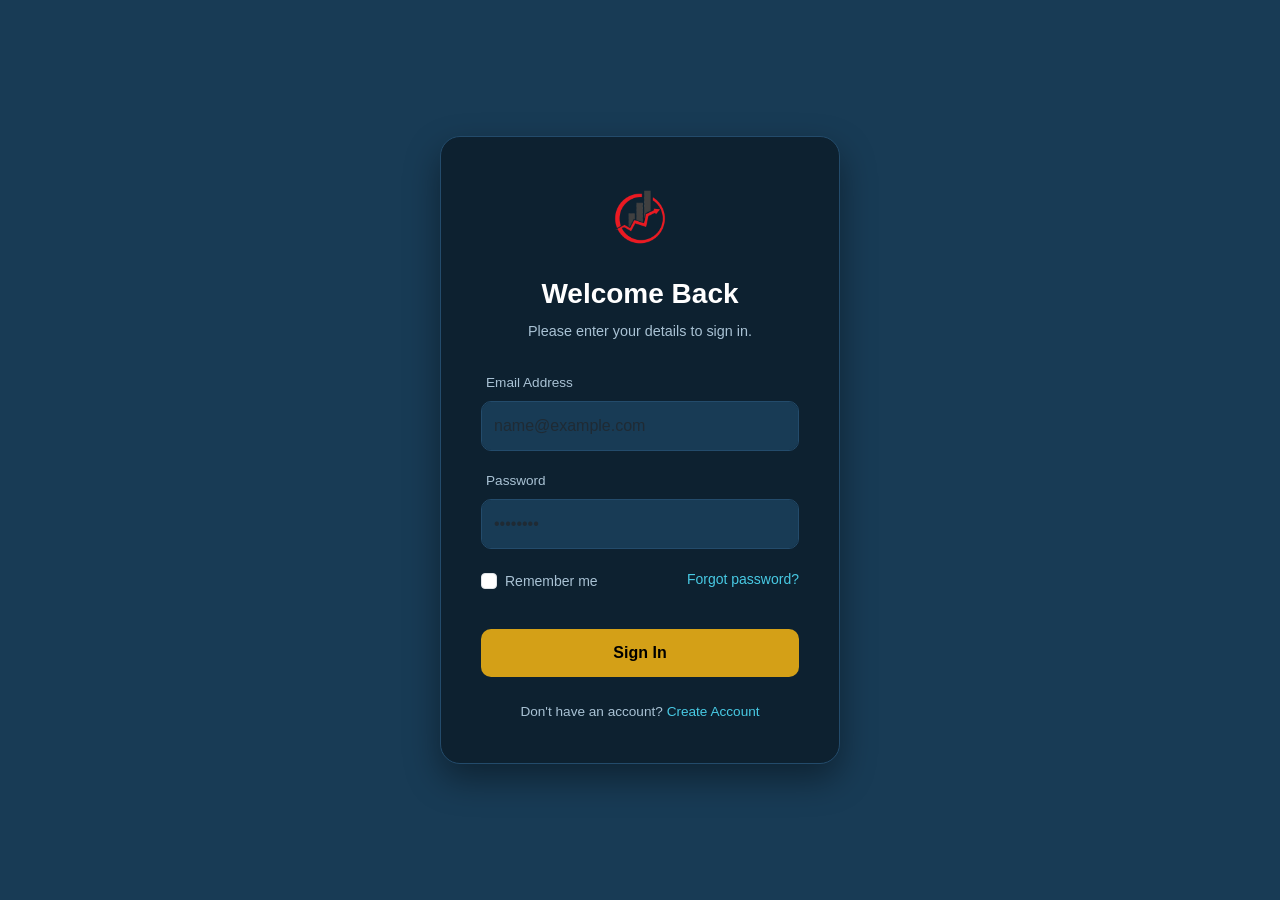
<file: login.html>
<!DOCTYPE html>
<html lang="en">

<head>
    <meta charset="UTF-8">
    <meta name="viewport" content="width=device-width, initial-scale=1.0">
    <title>Login - AI Powered Finance System</title>
    <link href="https://cdn.jsdelivr.net/npm/bootstrap@5.3.0/dist/css/bootstrap.min.css" rel="stylesheet">
    <link rel="stylesheet" href="https://cdnjs.cloudflare.com/ajax/libs/font-awesome/6.4.0/css/all.min.css">
    <style>
        body {
            background-color: #183B55;
            height: 100vh;
            display: flex;
            align-items: center;
            justify-content: center;
            font-family: 'Segoe UI', Tahoma, Geneva, Verdana, sans-serif;
            margin: 0;
        }
        
        .login-card {
            background-color: #0d2130;
            border: 1px solid #234b6b;
            border-radius: 20px;
            padding: 40px;
            width: 100%;
            max-width: 400px;
            box-shadow: 0 15px 35px rgba(0, 0, 0, 0.4);
            text-align: center;
        }
        
        .logo-area {
            width: 80px;
            height: 80px;
            margin: 0 auto 20px auto;
            display: flex;
            align-items: center;
            justify-content: center;
            /* Optional: keep border-radius if you want to ensure the img stays clipped */
            border-radius: 50%;
            overflow: hidden;
        }
        
        .logo-area img {
            width: 100%;
            height: 100%;
            object-fit: contain;
            /* This ensures the full logo fits inside the 80px area */
        }
        
        h3 {
            color: #ffffff;
            font-weight: 700;
            margin-bottom: 10px;
        }
        
        p {
            color: #a9c2d4;
            font-size: 0.9rem;
            margin-bottom: 30px;
        }
        
        .form-label {
            color: #a9c2d4;
            float: left;
            font-size: 0.85rem;
            margin-left: 5px;
        }
        
        .form-control {
            background-color: #183B55;
            border: 1px solid #234b6b;
            color: #ffffff;
            padding: 12px;
            border-radius: 10px;
            margin-bottom: 20px;
        }
        
        .form-control:focus {
            background-color: #183B55;
            color: #ffffff;
            border-color: #d4a017;
            box-shadow: none;
        }
        
        .btn-login {
            background-color: #d4a017;
            border: none;
            color: #000;
            font-weight: 700;
            padding: 12px;
            border-radius: 10px;
            width: 100%;
            margin-top: 10px;
            transition: transform 0.2s, background-color 0.2s;
        }
        
        .btn-login:hover {
            background-color: #c29214;
            transform: translateY(-2px);
        }
        
        .extra-links {
            margin-top: 25px;
            font-size: 0.85rem;
        }
        
        .extra-links a {
            color: #48cae4;
            text-decoration: none;
        }
        
        .extra-links a:hover {
            text-decoration: underline;
        }
    </style>
</head>

<body>
    <div class="login-card">
        <div class="logo-area">
            <img src="img/logo.png" alt="Logo">
        </div>
        <h3>Welcome Back</h3>
        <p>Please enter your details to sign in.</p>

        <div id="alertBox" class="alert d-none"></div>

        <form id="loginForm">
            <div class="mb-1 text-start">
                <label class="form-label">Email Address</label>
                <input type="email" id="emailInput" class="form-control" placeholder="name@example.com" required>
            </div>
            <div class="mb-1 text-start">
                <label class="form-label">Password</label>
                <input type="password" id="passwordInput" class="form-control" placeholder="••••••••" required>
            </div>
            <div class="d-flex justify-content-between mb-4">
                <div class="form-check">
                    <input class="form-check-input" type="checkbox" id="remember">
                    <label class="form-check-label small" for="remember" style="color:#a9c2d4!important;">Remember me</label>
                </div>
                <a href="#" class="small" style="color:#48cae4;text-decoration:none;">Forgot password?</a>
            </div>
            <button type="submit" class="btn btn-login" id="loginBtn">Sign In</button>
        </form>

        <div class="extra-links">
            <span style="color:#a9c2d4;">Don't have an account?</span>
            <a href="signup.html">Create Account</a>
        </div>
    </div>

    <script>
        const API_BASE = 'backend'; // ← same as transactions.html

        document.getElementById('loginForm').addEventListener('submit', async function(e) {
            e.preventDefault();
            const btn = document.getElementById('loginBtn');
            btn.innerHTML = '<span class="spinner-border spinner-border-sm me-2"></span>Authenticating…';
            btn.disabled = true;

            const body = {
                email: document.getElementById('emailInput').value.trim(),
                password: document.getElementById('passwordInput').value,
            };

            try {
                const res = await fetch(`${API_BASE}/auth.php?action=login`, {
                    method: 'POST',
                    headers: {
                        'Content-Type': 'application/json'
                    },
                    body: JSON.stringify(body),
                });
                const data = await res.json();

                if (!res.ok) throw new Error(data.error || 'Login failed');

                // Store user name for dashboard greeting
                localStorage.setItem('financeUserName', data.user_name);
                window.location.href = 'index.html';

            } catch (err) {
                const box = document.getElementById('alertBox');
                box.className = 'alert alert-danger';
                box.textContent = err.message;
                box.classList.remove('d-none');
                btn.innerHTML = 'Sign In';
                btn.disabled = false;
            }
        });
    </script>
</body>

</html>
</file>
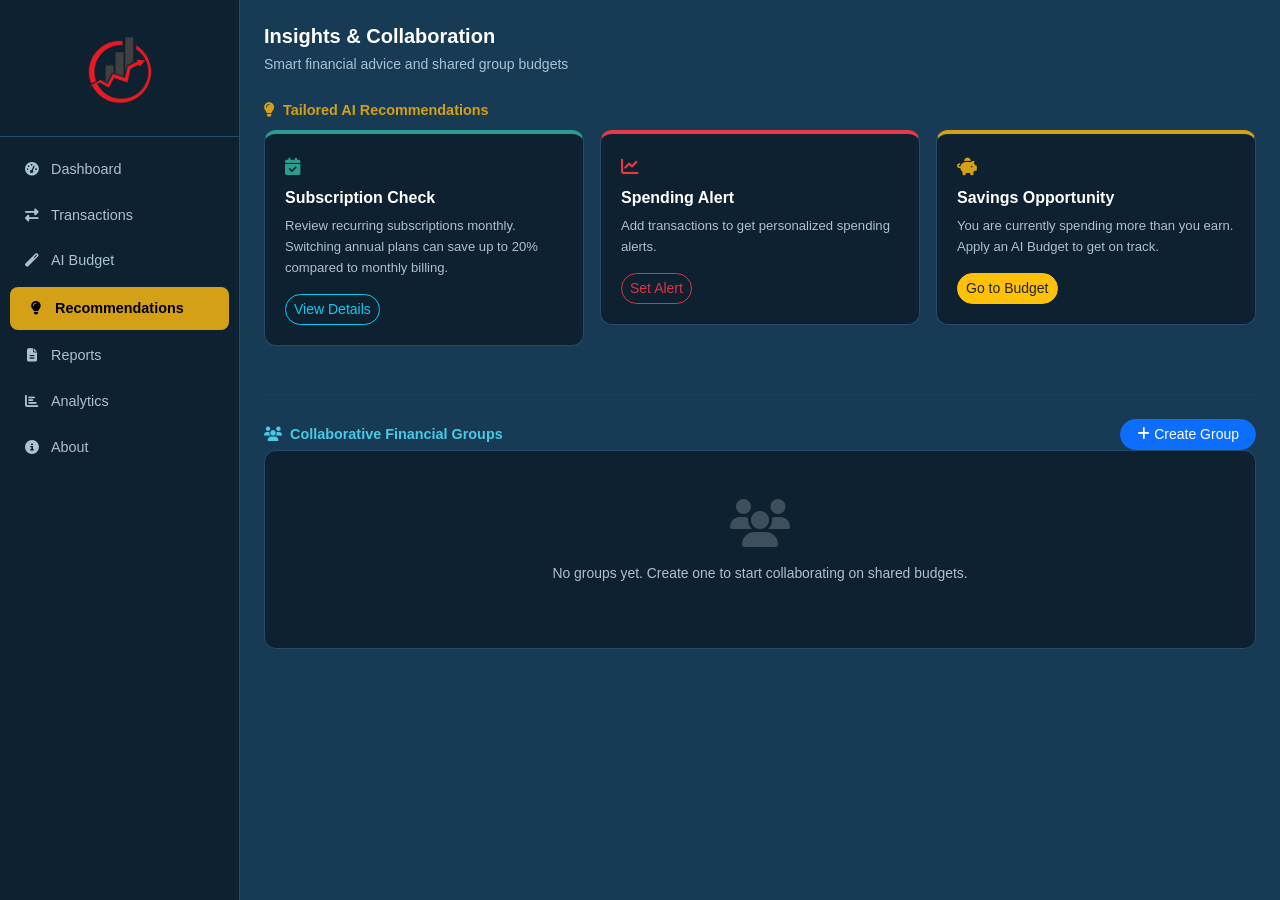
<file: recommendations.html>
<!DOCTYPE html>
<html lang="en">

<head>
    <meta charset="UTF-8">
    <meta name="viewport" content="width=device-width, initial-scale=1.0">
    <title>AI Finance - Recommendations</title>
    <link href="https://cdn.jsdelivr.net/npm/bootstrap@5.3.0/dist/css/bootstrap.min.css" rel="stylesheet">
    <link rel="stylesheet" href="https://cdnjs.cloudflare.com/ajax/libs/font-awesome/6.4.0/css/all.min.css">
    <link rel="stylesheet" href="shared-sidebar.css">
    <style>
        .section-title {
            font-size: 0.72rem;
            text-transform: uppercase;
            letter-spacing: 0.08em;
            color: var(--teal);
            font-weight: 700;
            margin-bottom: 14px;
        }
        
        .insight-card {
            border-radius: 12px;
            padding: 20px;
            border-top: 4px solid var(--gold);
            transition: transform 0.2s;
        }
        
        .insight-card:hover {
            transform: translateY(-4px);
        }
        
        .group-card {
            border-radius: 12px;
            padding: 20px;
            transition: transform 0.2s;
        }
        
        .group-card:hover {
            transform: translateY(-3px);
        }
        
        .avatar {
            width: 36px;
            height: 36px;
            border-radius: 50%;
            border: 2px solid var(--bg-dark);
            display: flex;
            align-items: center;
            justify-content: center;
            font-weight: 700;
            font-size: 0.85rem;
            flex-shrink: 0;
        }
        
        .avatar-stack {
            display: flex;
        }
        
        .avatar-stack .avatar {
            margin-left: -10px;
        }
        
        .avatar-stack .avatar:first-child {
            margin-left: 0;
        }
        
        .add-member-btn {
            width: 36px;
            height: 36px;
            border-radius: 50%;
            border: 2px dashed var(--muted);
            background: none;
            color: var(--muted);
            display: flex;
            align-items: center;
            justify-content: center;
            cursor: pointer;
            margin-left: 8px;
            flex-shrink: 0;
            transition: all 0.2s;
            font-size: 0.8rem;
        }
        
        .add-member-btn:hover {
            border-color: var(--gold);
            color: var(--gold);
        }
        
        .modal-content {
            background: var(--bg-dark);
            border: 1px solid var(--border);
            color: #fff;
        }
        
        .modal-header,
        .modal-footer {
            border-color: var(--border)!important;
        }
        
        .prog-track {
            height: 6px;
            border-radius: 3px;
            background: var(--bg);
            overflow: hidden;
            margin-top: 6px;
        }
        
        .prog-fill {
            height: 100%;
            border-radius: 3px;
            background: linear-gradient(90deg, var(--green), var(--teal));
            transition: width 1s ease;
        }
    </style>
</head>

<body>

    <div id="mobile-topbar">
        <button id="hamburger-btn" onclick="toggleSidebar()"><i class="fas fa-bars"></i></button>
        <span style="font-weight:700;font-size:0.9rem;color:var(--gold)">Recommendations</span>
    </div>
    <div id="sidebar-overlay" onclick="closeSidebar()"></div>

    <div class="d-flex" id="wrapper">
        <div id="sidebar-wrapper">
            <div class="sidebar-logo">
                <img src="img/logo.png" alt="Logo" style="width:100px; height:100px; border-radius:50%; display:block; margin:0 auto; object-fit: cover;">
            </div>
            <nav class="sidebar-nav">
                <a href="index.html" class="nav-link-item"><i class="fas fa-tachometer-alt"></i> Dashboard</a>
                <a href="transactions.html" class="nav-link-item"><i class="fas fa-exchange-alt"></i> Transactions</a>
                <a href="ai-budget.html" class="nav-link-item"><i class="fas fa-magic"></i> AI Budget</a>
                <a href="recommendations.html" class="nav-link-item active"><i class="fas fa-lightbulb"></i> Recommendations</a>
                <a href="reports.html" class="nav-link-item"><i class="fas fa-file-alt"></i> Reports</a>
                <a href="analytics.html" class="nav-link-item"><i class="fas fa-chart-bar"></i> Analytics</a>
                <a href="about.html" class="nav-link-item"><i class="fas fa-info-circle"></i> About</a>
            </nav>
        </div>

        <div id="page-content-wrapper">

            <!-- AI Recommendations -->
            <div class="mb-4">
                <h5 class="fw-bold mb-1">Insights & Collaboration</h5>
                <small class="text-muted-custom">Smart financial advice and shared group budgets</small>
            </div>

            <div class="mb-2" style="color:var(--gold);font-size:0.9rem;font-weight:600">
                <i class="fas fa-lightbulb me-2"></i>Tailored AI Recommendations
            </div>
            <div class="row g-3 mb-5" id="insightCards">
                <!-- Loaded from backend reports -->
            </div>

            <hr style="border-color:var(--border)">

            <!-- Collaborative Groups -->
            <div class="d-flex justify-content-between align-items-center mt-4 mb-3 flex-wrap gap-2">
                <div style="color:var(--teal);font-size:0.9rem;font-weight:600">
                    <i class="fas fa-users me-2"></i>Collaborative Financial Groups
                </div>
                <button class="btn btn-primary rounded-pill btn-sm px-3" data-bs-toggle="modal" data-bs-target="#createGroupModal">
                <i class="fas fa-plus me-1"></i>Create Group
            </button>
            </div>

            <div id="groupsLoading" class="text-center py-4 text-muted-custom" style="font-size:0.85rem">
                <i class="fas fa-spinner fa-spin me-2"></i>Loading groups…
            </div>
            <div class="row g-3" id="groupsGrid"></div>
            <div id="groupsEmpty" class="text-center py-5 dark-panel" style="display:none">
                <i class="fas fa-users fa-3x mb-3 d-block" style="opacity:0.2"></i>
                <p class="text-muted-custom" style="font-size:0.87rem">No groups yet. Create one to start collaborating on shared budgets.</p>
            </div>

        </div>
    </div>

    <!-- Create Group Modal -->
    <div class="modal fade" id="createGroupModal" tabindex="-1">
        <div class="modal-dialog modal-dialog-centered">
            <div class="modal-content">
                <div class="modal-header">
                    <h6 class="modal-title text-warning fw-bold"><i class="fas fa-plus me-2"></i>Create New Group</h6>
                    <button type="button" class="btn-close btn-close-white" data-bs-dismiss="modal"></button>
                </div>
                <div class="modal-body">
                    <div id="groupAlert" class="alert d-none py-2" style="font-size:0.82rem"></div>
                    <div class="mb-3">
                        <label class="form-label text-muted-custom" style="font-size:0.82rem">Group Name *</label>
                        <input type="text" id="groupName" class="form-control" placeholder="e.g. Household Expenses">
                    </div>
                    <div class="mb-3">
                        <label class="form-label text-muted-custom" style="font-size:0.82rem">Description</label>
                        <input type="text" id="groupDesc" class="form-control" placeholder="What is this group for?">
                    </div>
                    <div class="mb-3">
                        <label class="form-label text-muted-custom" style="font-size:0.82rem">Total Budget (ETB)</label>
                        <input type="number" id="groupBudget" class="form-control" placeholder="0.00" min="0">
                    </div>
                </div>
                <div class="modal-footer">
                    <button type="button" class="btn btn-outline-secondary btn-sm" data-bs-dismiss="modal">Cancel</button>
                    <button type="button" class="btn btn-warning fw-bold btn-sm px-4" onclick="createGroup()">
                    <i class="fas fa-plus me-1"></i>Create Group
                </button>
                </div>
            </div>
        </div>
    </div>

    <!-- Invite Member Modal -->
    <div class="modal fade" id="inviteModal" tabindex="-1">
        <div class="modal-dialog modal-dialog-centered">
            <div class="modal-content">
                <div class="modal-header">
                    <h6 class="modal-title text-info fw-bold"><i class="fas fa-user-plus me-2"></i>Invite Member</h6>
                    <button type="button" class="btn-close btn-close-white" data-bs-dismiss="modal"></button>
                </div>
                <div class="modal-body">
                    <p class="text-muted-custom" style="font-size:0.82rem">Collaborators can view shared expenses and contribute to the group budget.</p>
                    <input type="hidden" id="inviteGroupId">
                    <div class="mb-3">
                        <label class="form-label text-muted-custom" style="font-size:0.82rem">Email Address</label>
                        <input type="email" id="inviteEmail" class="form-control" placeholder="colleague@example.com">
                    </div>
                    <div class="mb-3">
                        <label class="form-label text-muted-custom" style="font-size:0.82rem">Role</label>
                        <select id="inviteRole" class="form-select">
                        <option value="contributor">Contributor (Can add expenses)</option>
                        <option value="viewer">Viewer (Read-only)</option>
                        <option value="admin">Admin (Can edit budget)</option>
                    </select>
                    </div>
                    <div id="inviteAlert" class="alert d-none py-2" style="font-size:0.82rem"></div>
                </div>
                <div class="modal-footer">
                    <button type="button" class="btn btn-primary w-100 fw-bold btn-sm" onclick="sendInvite()">
                    <i class="fas fa-paper-plane me-1"></i>Send Invitation
                </button>
                </div>
            </div>
        </div>
    </div>

    <script src="https://cdn.jsdelivr.net/npm/bootstrap@5.3.0/dist/js/bootstrap.bundle.min.js"></script>
    <script>
        const API_BASE = 'backend';
        const AVATAR_COLORS = ['#3a86ff', '#e63946', '#f4a261', '#2a9d8f', '#9d4edd', '#e9c46a'];

        // Load AI recommendations from dashboard insight
        async function loadRecommendations() {
            try {
                const res = await fetch(`${API_BASE}/reports.php?action=dashboard`);
                const data = await res.json();
                renderInsightCards(data);
            } catch (_) {
                renderInsightCards(null);
            }
        }

        function renderInsightCards(d) {
            const income = parseFloat(d?.total_income) || 0;
            const expenses = parseFloat(d?.total_expenses) || 0;
            const cats = d ?.category_breakdown || [];

            const cards = [{
                color: '#2a9d8f',
                icon: 'fa-calendar-check',
                title: 'Subscription Check',
                body: 'Review recurring subscriptions monthly. Switching annual plans can save up to 20% compared to monthly billing.',
                btn: 'View Details',
                btnClass: 'btn-outline-info'
            }, {
                color: '#e63946',
                icon: 'fa-chart-line',
                title: 'Spending Alert',
                body: cats[0] ? `${cats[0].category} is your top expense at ${Number(cats[0].total).toLocaleString()} ETB this month. Consider setting a stricter budget for this category.` : 'Add transactions to get personalized spending alerts.',
                btn: 'Set Alert',
                btnClass: 'btn-outline-danger'
            }, {
                color: '#d4a017',
                icon: 'fa-piggy-bank',
                title: 'Savings Opportunity',
                body: income > expenses ? `You saved ${Number(income-expenses).toLocaleString()} ETB this month (${Math.round((income-expenses)/income*100)}%). Great work! Try to increase to 25%.` : 'You are currently spending more than you earn. Apply an AI Budget to get on track.',
                btn: 'Go to Budget',
                btnClass: 'btn-warning text-dark',
                link: 'ai-budget.html'
            }, ];

            document.getElementById('insightCards').innerHTML = cards.map(c => `
        <div class="col-md-4">
            <div class="insight-card dark-panel" style="border-top-color:${c.color}">
                <div class="mb-2" style="color:${c.color};font-size:1.1rem"><i class="fas ${c.icon}"></i></div>
                <h6 class="fw-bold mb-2">${c.title}</h6>
                <p class="text-muted-custom" style="font-size:0.82rem;line-height:1.6">${c.body}</p>
                <a href="${c.link||'#'}" class="btn btn-sm ${c.btnClass} rounded-pill">${c.btn}</a>
            </div>
        </div>`).join('');
        }

        // Load groups
        async function loadGroups() {
            try {
                const res = await fetch(`${API_BASE}/groups.php`);
                const data = await res.json();
                if (!res.ok) throw new Error(data.error);
                renderGroups(data.groups || []);
            } catch (e) {
                document.getElementById('groupsLoading').style.display = 'none';
                document.getElementById('groupsEmpty').style.display = 'block';
            }
        }

        function renderGroups(groups) {
            document.getElementById('groupsLoading').style.display = 'none';
            if (!groups.length) {
                document.getElementById('groupsEmpty').style.display = 'block';
                return;
            }

            const statusStyle = {
                active: 'background:#2a9d8f22;color:#2a9d8f;border:1px solid #2a9d8f44',
                saving: 'background:#f4a26122;color:#f4a261;border:1px solid #f4a26144',
                closed: 'background:#6c757d22;color:#aaa;border:1px solid #6c757d44'
            };

            document.getElementById('groupsGrid').innerHTML = groups.map(g => {
                        const members = parseInt(g.member_count) || 1;
                        const initials = Array.from({
                            length: Math.min(members, 4)
                        }, (_, i) => String.fromCharCode(65 + i));
                        const ss = statusStyle[g.status] || statusStyle.active;
                        return `<div class="col-md-6">
            <div class="group-card dark-panel">
                <div class="d-flex justify-content-between align-items-start mb-2">
                    <div>
                        <h6 class="mb-1 fw-bold">${g.name}</h6>
                        <span style="font-size:0.7rem;padding:2px 9px;border-radius:20px;font-weight:700;${ss}">${g.status}</span>
                    </div>
                    <div style="font-size:1.1rem;font-weight:700;color:var(--teal)">${Number(g.total_budget).toLocaleString()} ETB</div>
                </div>
                <p class="text-muted-custom" style="font-size:0.8rem;margin:8px 0 14px">${g.description||'Shared group budget'}</p>
                <div class="d-flex justify-content-between align-items-center">
                    <div class="avatar-stack">
                        ${initials.map((l,i)=>`<div class="avatar" style="background:${AVATAR_COLORS[i%AVATAR_COLORS.length]};color:#fff">${l}</div>`).join('')}
                        <button class="add-member-btn" onclick="openInvite(${g.id})" title="Invite member"><i class="fas fa-plus"></i></button>
                    </div>
                    <span class="text-muted-custom" style="font-size:0.75rem">${members} member${members!==1?'s':''} · ${g.role}</span>
                </div>
            </div>
        </div>`;
    }).join('');
}

async function createGroup(){
    const name   = document.getElementById('groupName').value.trim();
    const desc   = document.getElementById('groupDesc').value.trim();
    const budget = parseFloat(document.getElementById('groupBudget').value)||0;
    if(!name){ showGroupAlert('Group name is required.','danger'); return; }

    try {
        const res = await fetch(`${API_BASE}/groups.php`,{method:'POST',headers:{'Content-Type':'application/json'},body:JSON.stringify({name,description:desc,total_budget:budget})});
        const d   = await res.json();
        if(!res.ok) throw new Error(d.error);
        bootstrap.Modal.getInstance(document.getElementById('createGroupModal')).hide();
        document.getElementById('groupName').value='';
        document.getElementById('groupDesc').value='';
        document.getElementById('groupBudget').value='';
        loadGroups();
    } catch(e){ showGroupAlert(e.message,'danger'); }
}

function openInvite(groupId){
    document.getElementById('inviteGroupId').value=groupId;
    document.getElementById('inviteEmail').value='';
    new bootstrap.Modal(document.getElementById('inviteModal')).show();
}

async function sendInvite(){
    const id    = document.getElementById('inviteGroupId').value;
    const email = document.getElementById('inviteEmail').value.trim();
    const role  = document.getElementById('inviteRole').value;
    if(!email){ showInviteAlert('Email is required.','danger'); return; }
    try {
        const res = await fetch(`${API_BASE}/groups.php?id=${id}&action=invite`,{method:'POST',headers:{'Content-Type':'application/json'},body:JSON.stringify({email,role})});
        const d   = await res.json();
        if(!res.ok) throw new Error(d.error);
        showInviteAlert('Member added successfully! ✓','success');
        setTimeout(()=>{ bootstrap.Modal.getInstance(document.getElementById('inviteModal')).hide(); loadGroups(); },1500);
    } catch(e){ showInviteAlert(e.message,'danger'); }
}

function showGroupAlert(msg,type){ const el=document.getElementById('groupAlert'); el.className=`alert alert-${type} py-2`; el.textContent=msg; el.classList.remove('d-none'); }
function showInviteAlert(msg,type){ const el=document.getElementById('inviteAlert'); el.className=`alert alert-${type} py-2`; el.textContent=msg; el.classList.remove('d-none'); }
function toggleSidebar(){ document.getElementById('sidebar-wrapper').classList.toggle('open'); document.getElementById('sidebar-overlay').classList.toggle('active'); }
function closeSidebar(){ document.getElementById('sidebar-wrapper').classList.remove('open'); document.getElementById('sidebar-overlay').classList.remove('active'); }

loadRecommendations();
loadGroups();
    </script>
</body>

</html>
</file>
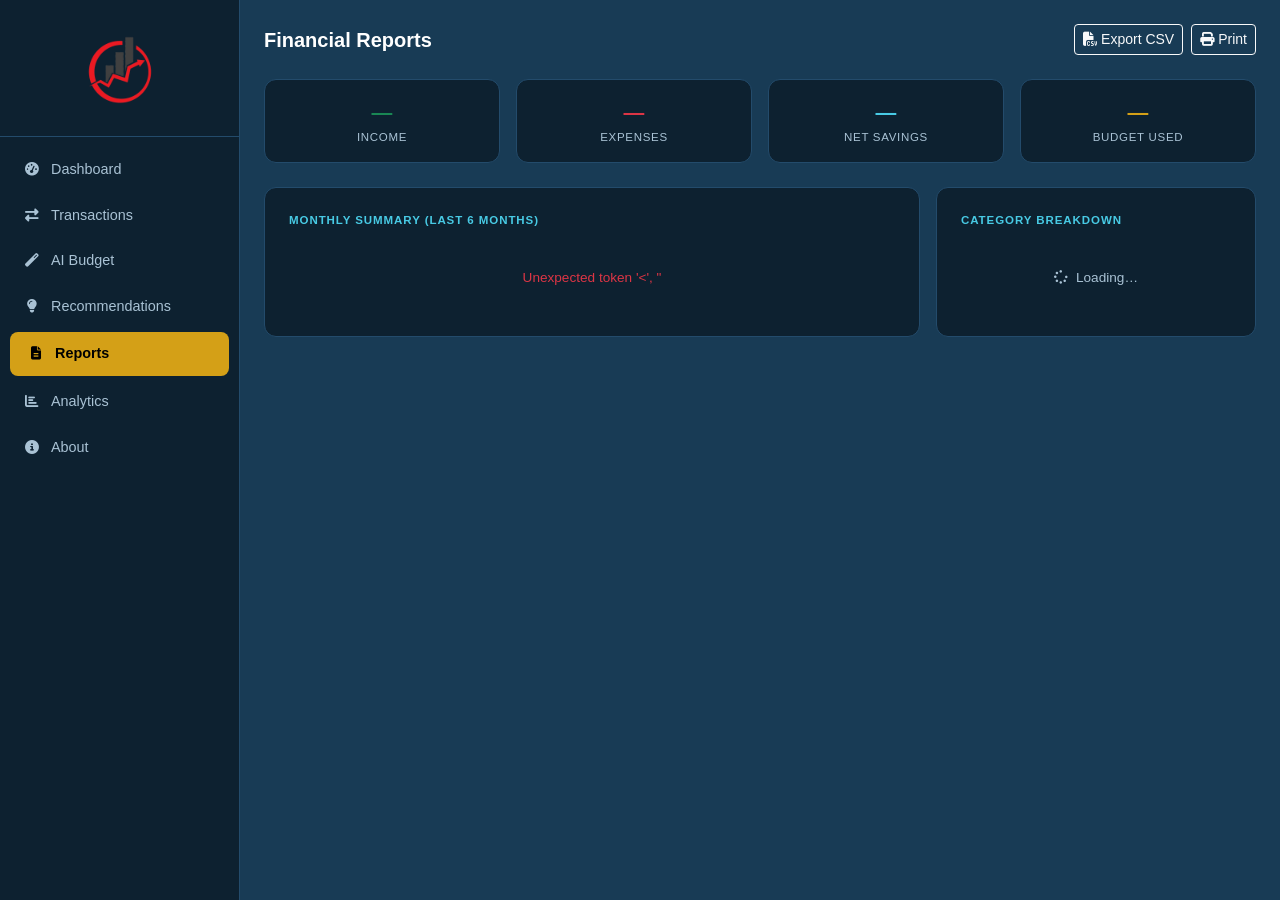
<file: reports.html>
<!DOCTYPE html>
<html lang="en">

<head>
    <meta charset="UTF-8">
    <meta name="viewport" content="width=device-width, initial-scale=1.0">
    <title>AI Finance - Reports</title>
    <link href="https://cdn.jsdelivr.net/npm/bootstrap@5.3.0/dist/css/bootstrap.min.css" rel="stylesheet">
    <link rel="stylesheet" href="https://cdnjs.cloudflare.com/ajax/libs/font-awesome/6.4.0/css/all.min.css">
    <link rel="stylesheet" href="shared-sidebar.css">
    <style>
        .section-title {
            font-size: 0.72rem;
            text-transform: uppercase;
            letter-spacing: 0.08em;
            color: var(--teal);
            font-weight: 700;
            margin-bottom: 14px;
        }
        
        .report-table {
            width: 100%;
            border-collapse: collapse;
        }
        
        .report-table th {
            color: var(--muted);
            font-size: 0.72rem;
            text-transform: uppercase;
            letter-spacing: 0.06em;
            padding: 10px 14px;
            border-bottom: 2px solid var(--border);
            white-space: nowrap;
        }
        
        .report-table td {
            padding: 12px 14px;
            font-size: 0.87rem;
            border-bottom: 1px solid rgba(35, 75, 107, 0.35);
            vertical-align: middle;
        }
        
        .report-table tr:last-child td {
            border-bottom: none;
        }
        
        .report-table tr:hover td {
            background: rgba(255, 255, 255, 0.02);
        }
        
        .badge-status {
            font-size: 0.7rem;
            padding: 3px 10px;
            border-radius: 20px;
            font-weight: 700;
        }
        
        .cat-bar-row {
            display: flex;
            align-items: center;
            gap: 12px;
            padding: 8px 0;
            border-bottom: 1px solid rgba(35, 75, 107, 0.25);
        }
        
        .cat-bar-row:last-child {
            border-bottom: none;
        }
        
        .cat-bar-track {
            flex: 1;
            height: 8px;
            border-radius: 4px;
            background: var(--bg);
            overflow: hidden;
        }
        
        .cat-bar-fill {
            height: 100%;
            border-radius: 4px;
            transition: width 1s ease;
        }
        
        .summary-stat {
            text-align: center;
            padding: 16px 10px;
        }
        
        .summary-stat .val {
            font-size: 1.3rem;
            font-weight: 700;
        }
        
        .summary-stat .lbl {
            font-size: 0.72rem;
            color: var(--muted);
            text-transform: uppercase;
            letter-spacing: 0.06em;
            margin-top: 2px;
        }
    </style>
</head>

<body>

    <div id="mobile-topbar">
        <button id="hamburger-btn" onclick="toggleSidebar()"><i class="fas fa-bars"></i></button>
        <span style="font-weight:700;font-size:0.9rem;color:var(--gold)">Reports</span>
    </div>
    <div id="sidebar-overlay" onclick="closeSidebar()"></div>

    <div class="d-flex" id="wrapper">
        <div id="sidebar-wrapper">
            <div class="sidebar-logo">
                <img src="img/logo.png" alt="Logo" style="width:100px; height:100px; border-radius:50%; display:block; margin:0 auto; object-fit: cover;">
            </div>
            <nav class="sidebar-nav">
                <a href="index.html" class="nav-link-item"><i class="fas fa-tachometer-alt"></i> Dashboard</a>
                <a href="transactions.html" class="nav-link-item"><i class="fas fa-exchange-alt"></i> Transactions</a>
                <a href="ai-budget.html" class="nav-link-item"><i class="fas fa-magic"></i> AI Budget</a>
                <a href="recommendations.html" class="nav-link-item"><i class="fas fa-lightbulb"></i> Recommendations</a>
                <a href="reports.html" class="nav-link-item active"><i class="fas fa-file-alt"></i> Reports</a>
                <a href="analytics.html" class="nav-link-item"><i class="fas fa-chart-bar"></i> Analytics</a>
                <a href="about.html" class="nav-link-item"><i class="fas fa-info-circle"></i> About</a>
            </nav>
        </div>

        <div id="page-content-wrapper">

            <div class="d-flex justify-content-between align-items-center mb-4 flex-wrap gap-2">
                <h5 class="mb-0 fw-bold">Financial Reports</h5>
                <div class="d-flex gap-2">
                    <button class="btn btn-sm btn-outline-light" onclick="exportCSV()"><i class="fas fa-file-csv me-1"></i>Export CSV</button>
                    <button class="btn btn-sm btn-outline-light" onclick="window.print()"><i class="fas fa-print me-1"></i>Print</button>
                </div>
            </div>

            <!-- Summary stats (current month) -->
            <div class="row g-3 mb-4" id="summaryRow">
                <div class="col-6 col-lg-3">
                    <div class="dark-panel summary-stat">
                        <div class="val text-success" id="sumIncome">—</div>
                        <div class="lbl">Income</div>
                    </div>
                </div>
                <div class="col-6 col-lg-3">
                    <div class="dark-panel summary-stat">
                        <div class="val text-danger" id="sumExpenses">—</div>
                        <div class="lbl">Expenses</div>
                    </div>
                </div>
                <div class="col-6 col-lg-3">
                    <div class="dark-panel summary-stat">
                        <div class="val" id="sumSavings" style="color:var(--teal)">—</div>
                        <div class="lbl">Net Savings</div>
                    </div>
                </div>
                <div class="col-6 col-lg-3">
                    <div class="dark-panel summary-stat">
                        <div class="val" id="sumAdherence" style="color:var(--gold)">—</div>
                        <div class="lbl">Budget Used</div>
                    </div>
                </div>
            </div>

            <div class="row g-3">
                <!-- Monthly table -->
                <div class="col-lg-8">
                    <div class="dark-panel p-4">
                        <div class="section-title">Monthly Summary (Last 6 Months)</div>
                        <div id="tableLoading" class="text-center py-4 text-muted-custom" style="font-size:0.85rem">
                            <i class="fas fa-spinner fa-spin me-2"></i>Loading…
                        </div>
                        <div class="table-responsive" id="reportTableWrap" style="display:none">
                            <table class="report-table">
                                <thead>
                                    <tr>
                                        <th>Month</th>
                                        <th>Income (ETB)</th>
                                        <th>Expenses (ETB)</th>
                                        <th>Net Savings</th>
                                        <th>Budget Used</th>
                                        <th>Status</th>
                                    </tr>
                                </thead>
                                <tbody id="reportBody"></tbody>
                            </table>
                        </div>
                    </div>
                </div>

                <!-- Category breakdown -->
                <div class="col-lg-4">
                    <div class="dark-panel p-4 h-100">
                        <div class="section-title">Category Breakdown</div>
                        <div id="catBreakdown">
                            <div class="text-center py-4 text-muted-custom" style="font-size:0.85rem"><i class="fas fa-spinner fa-spin me-2"></i>Loading…</div>
                        </div>
                    </div>
                </div>
            </div>

        </div>
    </div>

    <script>
        const API_BASE = 'backend';
        const CAT_COLORS = ['#e63946', '#f4a261', '#2a9d8f', '#9d4edd', '#48cae4', '#e9c46a', '#8338ec', '#06d6a0'];
        let reportData = [];

        async function loadReports() {
            try {
                const [monthly, cat, dashboard] = await Promise.all([
                    fetch(`${API_BASE}/reports.php?action=monthly`).then(r => r.json()),
                    fetch(`${API_BASE}/reports.php?action=category`).then(r => r.json()),
                    fetch(`${API_BASE}/reports.php?action=dashboard`).then(r => r.json()),
                ]);
                reportData = monthly.monthly_reports || [];
                renderTable(reportData);
                renderCatBreakdown(cat.categories || []);
                renderSummary(dashboard);
            } catch (e) {
                document.getElementById('tableLoading').innerHTML = `<span class="text-danger">${e.message}</span>`;
            }
        }

        function renderSummary(d) {
            document.getElementById('sumIncome').textContent = fmt(d.total_income || 0);
            document.getElementById('sumExpenses').textContent = fmt(d.total_expenses || 0);
            const rem = d.remaining_budget || 0;
            document.getElementById('sumSavings').textContent = fmt(rem);
            document.getElementById('sumSavings').style.color = rem >= 0 ? 'var(--teal)' : 'var(--red)';
            document.getElementById('sumAdherence').textContent = (d.budget_adherence || 0) + '%';
        }

        function renderTable(rows) {
            document.getElementById('tableLoading').style.display = 'none';
            document.getElementById('reportTableWrap').style.display = 'block';
            document.getElementById('reportBody').innerHTML = rows.map(r => {
                const healthy = r.status === 'Healthy' || r.status === 'Excellent';
                const badgeStyle = healthy ? 'background:#2a9d8f22;color:#2a9d8f;border:1px solid #2a9d8f44' : 'background:#e6394622;color:#e63946;border:1px solid #e6394644';
                const savingsColor = parseFloat(r.net_savings) >= 0 ? 'color:#48cae4' : 'color:#e63946';
                return `<tr>
            <td class="fw-bold">${r.label}</td>
            <td style="color:#2a9d8f">${fmt(r.income)}</td>
            <td style="color:#e63946">${fmt(r.expenses)}</td>
            <td style="${savingsColor};font-weight:600">${fmt(r.net_savings)}</td>
            <td>${r.budget_adherence}%</td>
            <td><span class="badge-status" style="${badgeStyle}">${r.status}</span></td>
        </tr>`;
            }).join('');
        }

        function renderCatBreakdown(cats) {
            const el = document.getElementById('catBreakdown');
            if (!cats.length) {
                el.innerHTML = '<p class="text-muted-custom text-center" style="font-size:0.82rem">No expense data this month.</p>';
                return;
            }
            const max = parseFloat(cats[0].total);
            el.innerHTML = cats.map((c, i) => `
        <div class="cat-bar-row">
            <div style="width:130px;font-size:0.8rem;white-space:nowrap;overflow:hidden;text-overflow:ellipsis">${c.category}</div>
            <div class="cat-bar-track"><div class="cat-bar-fill" style="width:${max>0?Math.round(c.total/max*100):0}%;background:${CAT_COLORS[i%CAT_COLORS.length]}"></div></div>
            <div style="font-size:0.78rem;font-weight:600;white-space:nowrap">${fmtS(c.total)}</div>
        </div>
    `).join('');
        }

        function exportCSV() {
            if (!reportData.length) {
                alert('No data to export.');
                return;
            }
            const rows = [
                ['Month', 'Income (ETB)', 'Expenses (ETB)', 'Net Savings', 'Budget Adherence %', 'Status'], ...reportData.map(r => [r.label, r.income, r.expenses, r.net_savings, r.budget_adherence, r.status])
            ];
            const csv = rows.map(r => r.join(',')).join('\n');
            const a = document.createElement('a');
            a.href = 'data:text/csv;charset=utf-8,' + encodeURIComponent(csv);
            a.download = 'finance_report.csv';
            a.click();
        }

        function fmt(n) {
            return Number(n).toLocaleString('en-US', {
                maximumFractionDigits: 0
            }) + ' ETB';
        }

        function fmtS(n) {
            return n >= 1000 ? (n / 1000).toFixed(1) + 'k' : Math.round(n);
        }

        function toggleSidebar() {
            document.getElementById('sidebar-wrapper').classList.toggle('open');
            document.getElementById('sidebar-overlay').classList.toggle('active');
        }

        function closeSidebar() {
            document.getElementById('sidebar-wrapper').classList.remove('open');
            document.getElementById('sidebar-overlay').classList.remove('active');
        }

        loadReports();
    </script>
</body>

</html>
</file>
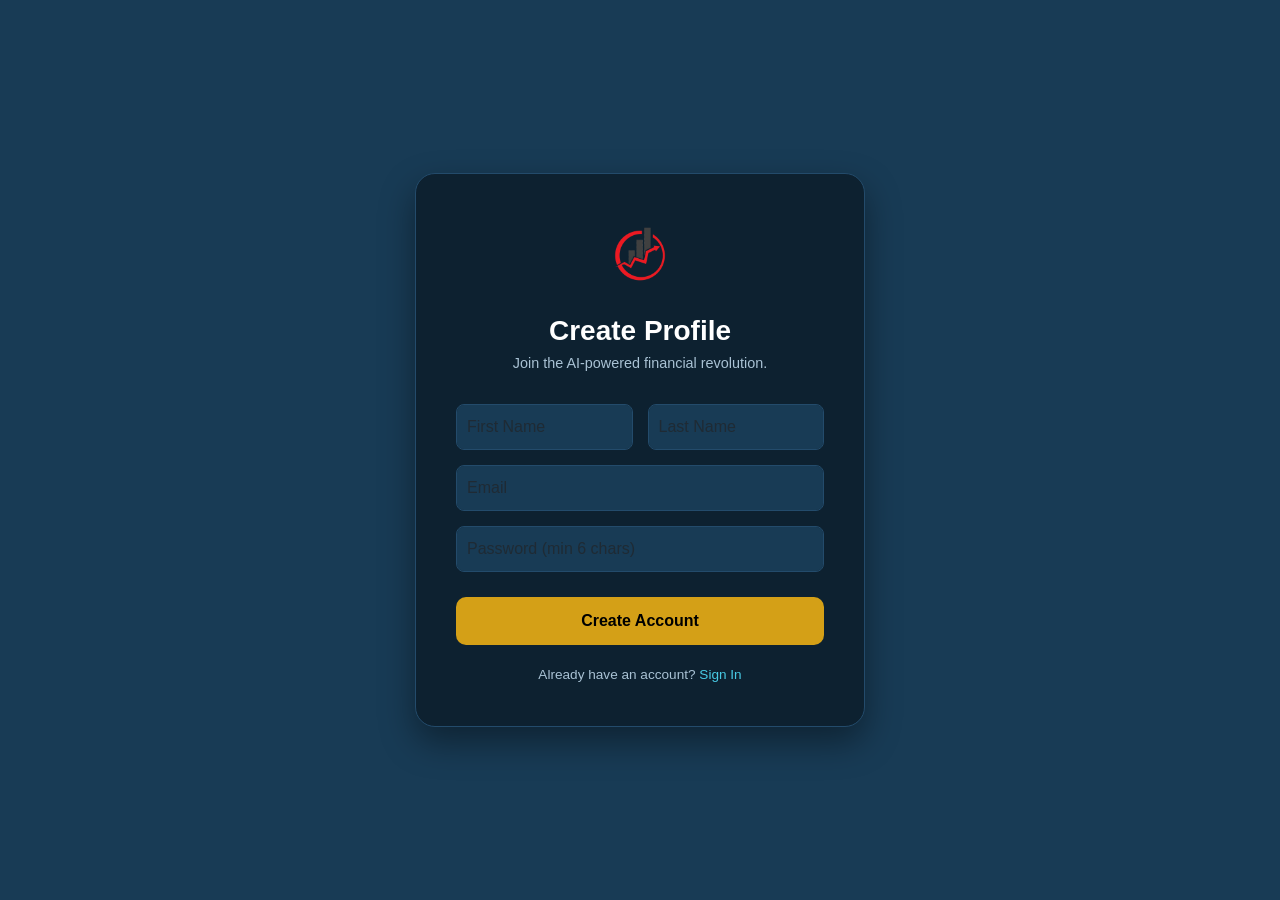
<file: signup.html>
<!DOCTYPE html>
<html lang="en">

<head>
    <meta charset="UTF-8">
    <meta name="viewport" content="width=device-width, initial-scale=1.0">
    <title>Create Account - AI Powered Finance System</title>
    <link href="https://cdn.jsdelivr.net/npm/bootstrap@5.3.0/dist/css/bootstrap.min.css" rel="stylesheet">
    <style>
        body {
            background-color: #183B55;
            min-height: 100vh;
            display: flex;
            align-items: center;
            justify-content: center;
            font-family: 'Segoe UI', Tahoma, Geneva, Verdana, sans-serif;
            margin: 0;
            padding: 20px 0;
        }
        
        .signup-card {
            background-color: #0d2130;
            border: 1px solid #234b6b;
            border-radius: 20px;
            padding: 40px;
            width: 100%;
            max-width: 450px;
            box-shadow: 0 15px 35px rgba(0, 0, 0, 0.4);
        }
        
        .logo-area {
            width: 80px;
            height: 80px;
            margin: 0 auto 20px auto;
            display: flex;
            align-items: center;
            justify-content: center;
            /* Optional: keep border-radius if you want to ensure the img stays clipped */
            border-radius: 50%;
            overflow: hidden;
        }
        
        .logo-area img {
            width: 100%;
            height: 100%;
            object-fit: contain;
            /* This ensures the full logo fits inside the 80px area */
        }
        
        h3 {
            color: #ffffff;
            font-weight: 700;
            text-align: center;
            margin-bottom: 5px;
        }
        
        .subtitle {
            color: #a9c2d4;
            font-size: 0.9rem;
            text-align: center;
            margin-bottom: 30px;
        }
        
        .form-control {
            background-color: #183B55;
            border: 1px solid #234b6b;
            color: #ffffff;
            padding: 10px;
            border-radius: 8px;
            margin-bottom: 15px;
        }
        
        .form-control:focus {
            background-color: #183B55;
            color: #ffffff;
            border-color: #d4a017;
            box-shadow: none;
        }
        
        .btn-signup {
            background-color: #d4a017;
            border: none;
            color: #000;
            font-weight: 700;
            padding: 12px;
            border-radius: 10px;
            width: 100%;
            margin-top: 10px;
            transition: all 0.2s;
        }
        
        .btn-signup:hover {
            background-color: #c29214;
            transform: translateY(-2px);
        }
        
        .footer-link {
            text-align: center;
            margin-top: 20px;
            font-size: 0.85rem;
            color: #a9c2d4;
        }
        
        .footer-link a {
            color: #48cae4;
            text-decoration: none;
        }
        
        .name-row {
            display: flex;
            gap: 15px;
        }
        
        .name-row div {
            flex: 1;
        }
    </style>
</head>

<body>
    <div class="signup-card">
        <div class="logo-area">
            <img src="img/logo.png" alt="Logo">
        </div>
        <h3>Create Profile</h3>
        <p class="subtitle">Join the AI-powered financial revolution.</p>

        <div id="alertBox" class="alert d-none mb-3"></div>

        <form id="signupForm">
            <div class="name-row">
                <div><input type="text" id="firstName" class="form-control" placeholder="First Name" required></div>
                <div><input type="text" id="lastName" class="form-control" placeholder="Last Name" required></div>
            </div>
            <input type="email" id="email" class="form-control" placeholder="Email" required>
            <input type="password" id="password" class="form-control" placeholder="Password (min 6 chars)" required minlength="6">
            <button type="submit" class="btn btn-signup" id="signupBtn">Create Account</button>
        </form>

        <div class="footer-link">Already have an account? <a href="login.html">Sign In</a></div>
    </div>

    <script>
        const API_BASE = 'backend';

        document.getElementById('signupForm').addEventListener('submit', async function(e) {
            e.preventDefault();
            const btn = document.getElementById('signupBtn');
            btn.innerHTML = '<span class="spinner-border spinner-border-sm me-2"></span>Creating Profile…';
            btn.disabled = true;

            const body = {
                first_name: document.getElementById('firstName').value.trim(),
                last_name: document.getElementById('lastName').value.trim(),
                email: document.getElementById('email').value.trim(),
                password: document.getElementById('password').value,
            };

            try {
                const res = await fetch(`${API_BASE}/auth.php?action=signup`, {
                    method: 'POST',
                    headers: {
                        'Content-Type': 'application/json'
                    },
                    body: JSON.stringify(body),
                });
                const data = await res.json();

                if (!res.ok) throw new Error(data.error || 'Registration failed');

                localStorage.setItem('financeUserName', data.user_name);
                window.location.href = 'index.html';

            } catch (err) {
                const box = document.getElementById('alertBox');
                box.className = 'alert alert-danger';
                box.textContent = err.message;
                box.classList.remove('d-none');
                btn.innerHTML = 'Create Account';
                btn.disabled = false;
            }
        });
    </script>
</body>

</html>
</file>
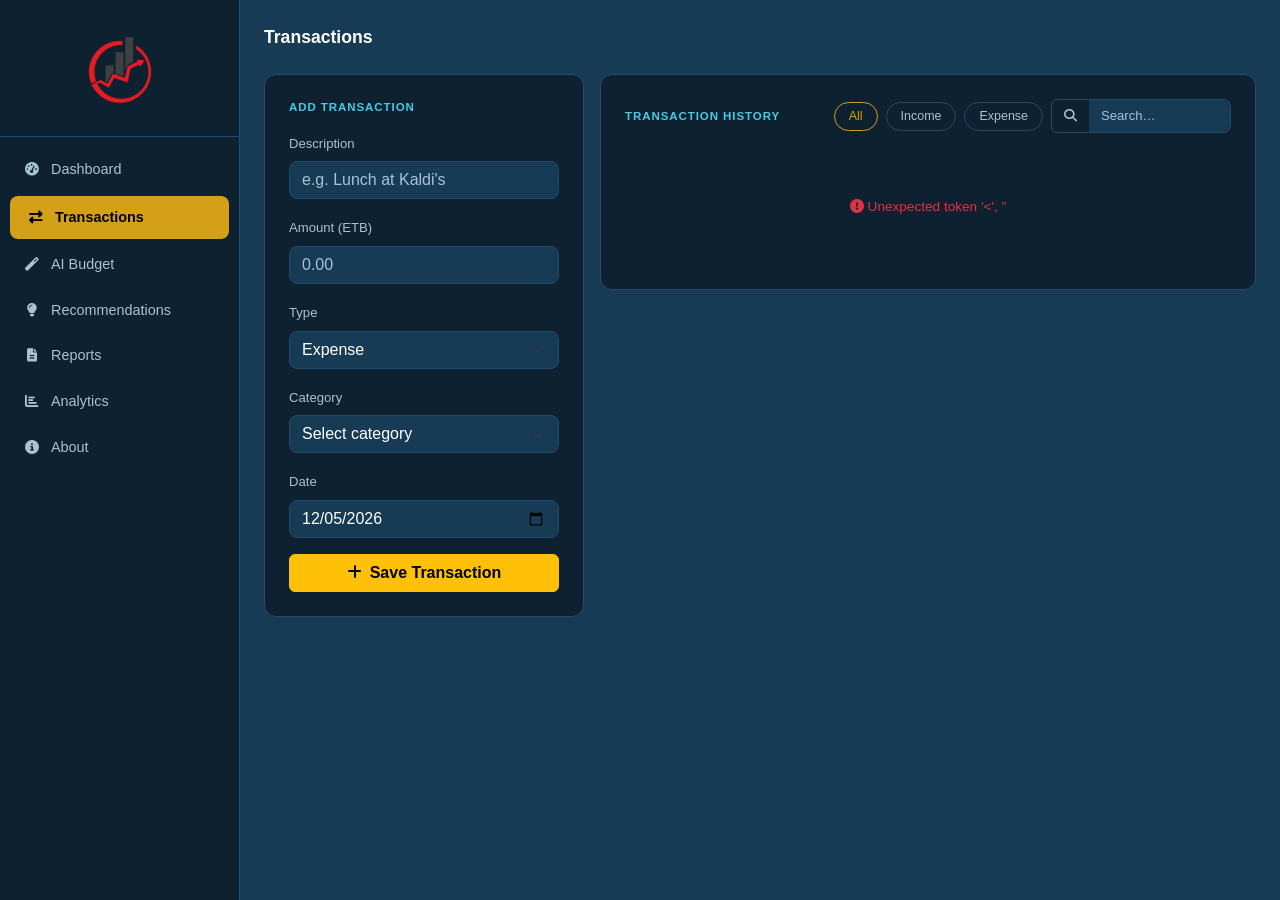
<file: transactions.html>
<!DOCTYPE html>
<html lang="en">

<head>
    <meta charset="UTF-8">
    <meta name="viewport" content="width=device-width, initial-scale=1.0">
    <title>AI Finance - Transactions</title>
    <link href="https://cdn.jsdelivr.net/npm/bootstrap@5.3.0/dist/css/bootstrap.min.css" rel="stylesheet">
    <link rel="stylesheet" href="https://cdnjs.cloudflare.com/ajax/libs/font-awesome/6.4.0/css/all.min.css">
    <link rel="stylesheet" href="shared-sidebar.css">
    <style>
        .tx-table {
            width: 100%;
            border-collapse: collapse;
        }
        
        .tx-table th {
            color: var(--muted);
            font-size: 0.72rem;
            text-transform: uppercase;
            letter-spacing: 0.06em;
            padding: 8px 12px;
            border-bottom: 1px solid var(--border);
        }
        
        .tx-table td {
            padding: 10px 12px;
            font-size: 0.87rem;
            border-bottom: 1px solid rgba(35, 75, 107, 0.35);
            vertical-align: middle;
        }
        
        .tx-table tr:last-child td {
            border-bottom: none;
        }
        
        .tx-table tr:hover td {
            background: rgba(255, 255, 255, 0.02);
        }
        
        .badge-cat {
            font-size: 0.7rem;
            padding: 2px 9px;
            border-radius: 20px;
            font-weight: 600;
        }
        
        .ai-badge {
            background: rgba(212, 160, 23, 0.18);
            color: var(--gold);
            border: 1px solid rgba(212, 160, 23, 0.4);
            font-size: 0.7rem;
            padding: 1px 7px;
            border-radius: 10px;
        }
        
        .ai-thinking {
            color: var(--teal);
            font-size: 0.75rem;
            animation: pulse 1.4s infinite;
        }
        
        @keyframes pulse {
            0%,
            100% {
                opacity: 1
            }
            50% {
                opacity: 0.4
            }
        }
        
        .filter-btn {
            background: var(--bg-dark);
            border: 1px solid var(--border);
            color: var(--muted);
            border-radius: 20px;
            padding: 4px 14px;
            font-size: 0.78rem;
            cursor: pointer;
            transition: all 0.2s;
        }
        
        .filter-btn.active,
        .filter-btn:hover {
            border-color: var(--gold);
            color: var(--gold);
        }
        
        .page-title {
            font-size: 1.1rem;
            font-weight: 700;
        }
        
        .section-title {
            font-size: 0.72rem;
            text-transform: uppercase;
            letter-spacing: 0.08em;
            color: var(--teal);
            font-weight: 700;
            margin-bottom: 14px;
        }
    </style>
</head>

<body>

    <div id="mobile-topbar">
        <button id="hamburger-btn" onclick="toggleSidebar()"><i class="fas fa-bars"></i></button>
        <span style="font-weight:700;font-size:0.9rem;color:var(--gold)">Transactions</span>
    </div>
    <div id="sidebar-overlay" onclick="closeSidebar()"></div>

    <div class="d-flex" id="wrapper">
        <div id="sidebar-wrapper">
            <div class="sidebar-logo">
                <img src="img/logo.png" alt="Logo" style="width:100px; height:100px; border-radius:50%; display:block; margin:0 auto; object-fit: cover;">
            </div>
            <nav class="sidebar-nav">
                <a href="index.html" class="nav-link-item"><i class="fas fa-tachometer-alt"></i> Dashboard</a>
                <a href="transactions.html" class="nav-link-item active"><i class="fas fa-exchange-alt"></i> Transactions</a>
                <a href="ai-budget.html" class="nav-link-item"><i class="fas fa-magic"></i> AI Budget</a>
                <a href="recommendations.html" class="nav-link-item"><i class="fas fa-lightbulb"></i> Recommendations</a>
                <a href="reports.html" class="nav-link-item"><i class="fas fa-file-alt"></i> Reports</a>
                <a href="analytics.html" class="nav-link-item"><i class="fas fa-chart-bar"></i> Analytics</a>
                <a href="about.html" class="nav-link-item"><i class="fas fa-info-circle"></i> About</a>
            </nav>
        </div>

        <div id="page-content-wrapper">
            <div class="page-title mb-4">Transactions</div>
            <div class="row g-3">

                <!-- Add Transaction -->
                <div class="col-lg-4">
                    <div class="dark-panel p-4">
                        <div class="section-title">Add Transaction</div>
                        <div id="formAlert" class="alert d-none py-2" style="font-size:0.85rem"></div>
                        <form id="txForm">
                            <div class="mb-3">
                                <label class="form-label text-muted-custom" style="font-size:0.82rem">Description</label>
                                <input type="text" id="descInput" class="form-control" placeholder="e.g. Lunch at Kaldi's" required>
                                <div id="aiHint" class="ai-thinking mt-1 d-none"><i class="fas fa-robot me-1"></i>AI is categorizing…</div>
                            </div>
                            <div class="mb-3">
                                <label class="form-label text-muted-custom" style="font-size:0.82rem">Amount (ETB)</label>
                                <input type="number" id="amountInput" class="form-control" placeholder="0.00" min="0.01" step="0.01" required>
                            </div>
                            <div class="mb-3">
                                <label class="form-label text-muted-custom" style="font-size:0.82rem">Type</label>
                                <select id="typeSelect" class="form-select">
                                <option value="expense">Expense</option>
                                <option value="income">Income</option>
                            </select>
                            </div>
                            <div class="mb-3">
                                <label class="form-label text-muted-custom" style="font-size:0.82rem">
                                Category <span class="ai-badge ms-1 d-none" id="aiTag">AI ✓</span>
                            </label>
                                <select id="catSelect" class="form-select">
                                <option value="" disabled selected>Select category</option>
                                <option>Food & Dining</option><option>Transportation</option>
                                <option>Utilities</option><option>Entertainment</option>
                                <option>Health</option><option>Housing</option>
                                <option>Education</option><option>Savings</option>
                                <option>Income</option><option>Other</option>
                            </select>
                            </div>
                            <div class="mb-3">
                                <label class="form-label text-muted-custom" style="font-size:0.82rem">Date</label>
                                <input type="date" id="dateInput" class="form-control">
                            </div>
                            <button type="submit" id="saveBtn" class="btn btn-warning w-100 fw-bold">
                            <i class="fas fa-plus me-2"></i>Save Transaction
                        </button>
                        </form>
                    </div>
                </div>

                <!-- Transaction History -->
                <div class="col-lg-8">
                    <div class="dark-panel p-4">
                        <div class="d-flex justify-content-between align-items-center mb-3 flex-wrap gap-2">
                            <div class="section-title mb-0">Transaction History</div>
                            <div class="d-flex gap-2 align-items-center flex-wrap">
                                <button class="filter-btn active" onclick="setFilter('all',this)">All</button>
                                <button class="filter-btn" onclick="setFilter('income',this)">Income</button>
                                <button class="filter-btn" onclick="setFilter('expense',this)">Expense</button>
                                <div class="input-group" style="width:180px">
                                    <span class="input-group-text" style="background:var(--bg-dark);border-color:var(--border);color:var(--muted);font-size:0.8rem"><i class="fas fa-search"></i></span>
                                    <input type="text" id="searchInput" class="form-control" style="border-left:none!important;font-size:0.82rem" placeholder="Search…">
                                </div>
                            </div>
                        </div>

                        <div id="txLoading" class="text-center py-5 text-muted-custom" style="font-size:0.85rem">
                            <i class="fas fa-spinner fa-spin me-2"></i>Loading transactions…
                        </div>
                        <div class="table-responsive" id="txTableWrap" style="display:none">
                            <table class="tx-table">
                                <thead>
                                    <tr>
                                        <th>Date</th>
                                        <th>Description</th>
                                        <th>Category</th>
                                        <th style="text-align:right">Amount</th>
                                        <th style="text-align:center">Action</th>
                                    </tr>
                                </thead>
                                <tbody id="txBody"></tbody>
                            </table>
                        </div>
                        <div id="txEmpty" class="text-center py-5 text-muted-custom d-none">
                            <i class="fas fa-inbox fa-3x mb-3 d-block" style="opacity:0.3"></i> No transactions found. Add your first one!
                        </div>
                    </div>
                </div>
            </div>
        </div>
    </div>

    <script>
        const API_BASE = 'backend';
        let allTx = [],
            activeFilter = 'all',
            aiSuggested = false;

        document.getElementById('dateInput').value = new Date().toISOString().split('T')[0];

        // Load transactions
        async function loadTx() {
            try {
                const res = await fetch(`${API_BASE}/transactions.php`);
                const d = await res.json();
                if (!res.ok) throw new Error(d.error);
                allTx = d.transactions || [];
                renderTx();
            } catch (e) {
                document.getElementById('txLoading').innerHTML = `<span class="text-danger"><i class="fas fa-exclamation-circle me-1"></i>${e.message}</span>`;
            }
        }

        function renderTx() {
            const q = document.getElementById('searchInput').value.toLowerCase();
            let list = allTx;
            if (activeFilter !== 'all') list = list.filter(t => t.type === activeFilter);
            if (q) list = list.filter(t => t.description.toLowerCase().includes(q) || t.category.toLowerCase().includes(q));

            document.getElementById('txLoading').style.display = 'none';
            const wrap = document.getElementById('txTableWrap');
            const empty = document.getElementById('txEmpty');

            if (!list.length) {
                wrap.style.display = 'none';
                empty.classList.remove('d-none');
                return;
            }
            empty.classList.add('d-none');
            wrap.style.display = 'block';

            const catStyle = {
                'Food & Dining': 'background:#f4a26122;color:#f4a261;border:1px solid #f4a26144',
                'Transportation': 'background:#f4a26122;color:#f4a261;border:1px solid #f4a26144',
                'Utilities': 'background:#48cae422;color:#48cae4;border:1px solid #48cae444',
                'Entertainment': 'background:#8338ec22;color:#8338ec;border:1px solid #8338ec44',
                'Health': 'background:#e6394622;color:#e63946;border:1px solid #e6394644',
                'Housing': 'background:#3a86ff22;color:#3a86ff;border:1px solid #3a86ff44',
                'Income': 'background:#2a9d8f22;color:#2a9d8f;border:1px solid #2a9d8f44',
                'Savings': 'background:#06d6a022;color:#06d6a0;border:1px solid #06d6a044',
                'Education': 'background:#118ab222;color:#118ab2;border:1px solid #118ab244',
            };

            document.getElementById('txBody').innerHTML = list.map(tx => {
                const isIn = tx.type === 'income';
                const date = new Date(tx.transaction_date).toLocaleDateString('en-US', {
                    month: 'short',
                    day: 'numeric'
                });
                const style = isIn ? 'background:#2a9d8f22;color:#2a9d8f;border:1px solid #2a9d8f44' : (catStyle[tx.category] || 'background:#6c757d22;color:#aaa;border:1px solid #6c757d44');
                const amtC = isIn ? '#2a9d8f' : '#e63946';
                const aiTag = tx.ai_suggested == '1' ? '<span class="ai-badge ms-1">AI</span>' : '';
                return `<tr>
            <td class="text-muted-custom" style="white-space:nowrap">${date}</td>
            <td style="max-width:200px;overflow:hidden;text-overflow:ellipsis;white-space:nowrap">${esc(tx.description)}</td>
            <td><span class="badge-cat" style="${style}">${tx.category}</span>${aiTag}</td>
            <td style="text-align:right;font-weight:600;color:${amtC}">${isIn?'+':'-'}${Number(tx.amount).toLocaleString('en-US',{maximumFractionDigits:0})} ETB</td>
            <td style="text-align:center">
                <button class="btn btn-sm" style="color:var(--red);background:none;border:none;padding:2px 6px" onclick="deleteTx(${tx.id})" title="Delete">
                    <i class="fas fa-trash-alt"></i>
                </button>
            </td>
        </tr>`;
            }).join('');
        }

        function setFilter(f, btn) {
            activeFilter = f;
            document.querySelectorAll('.filter-btn').forEach(b => b.classList.remove('active'));
            btn.classList.add('active');
            renderTx();
        }

        // AI categorization on blur
        document.getElementById('descInput').addEventListener('blur', async function() {
            const desc = this.value.trim();
            if (!desc) return;
            document.getElementById('aiHint').classList.remove('d-none');
            document.getElementById('aiTag').classList.add('d-none');
            aiSuggested = false;
            try {
                const res = await fetch(`${API_BASE}/ai-categorize.php`, {
                    method: 'POST',
                    headers: {
                        'Content-Type': 'application/json'
                    },
                    body: JSON.stringify({
                        description: desc
                    })
                });
                const d = await res.json();
                if (d.category) {
                    document.getElementById('catSelect').value = d.category;
                    document.getElementById('aiTag').classList.remove('d-none');
                    aiSuggested = true;
                }
            } catch (_) {} finally {
                document.getElementById('aiHint').classList.add('d-none');
            }
        });

        // Save transaction
        document.getElementById('txForm').addEventListener('submit', async function(e) {
            e.preventDefault();
            const btn = document.getElementById('saveBtn');
            btn.disabled = true;
            btn.innerHTML = '<i class="fas fa-spinner fa-spin me-2"></i>Saving…';
            try {
                const res = await fetch(`${API_BASE}/transactions.php`, {
                    method: 'POST',
                    headers: {
                        'Content-Type': 'application/json'
                    },
                    body: JSON.stringify({
                        description: document.getElementById('descInput').value.trim(),
                        amount: parseFloat(document.getElementById('amountInput').value),
                        type: document.getElementById('typeSelect').value,
                        category: document.getElementById('catSelect').value || 'Other',
                        date: document.getElementById('dateInput').value,
                        ai_suggested: aiSuggested ? 1 : 0
                    })
                });
                const d = await res.json();
                if (!res.ok) throw new Error(d.error);
                showAlert('Transaction saved successfully!', 'success');
                this.reset();
                document.getElementById('dateInput').value = new Date().toISOString().split('T')[0];
                document.getElementById('aiTag').classList.add('d-none');
                aiSuggested = false;
                loadTx();
            } catch (e) {
                showAlert(e.message, 'danger');
            } finally {
                btn.disabled = false;
                btn.innerHTML = '<i class="fas fa-plus me-2"></i>Save Transaction';
            }
        });

        async function deleteTx(id) {
            if (!confirm('Delete this transaction?')) return;
            try {
                const res = await fetch(`${API_BASE}/transactions.php?id=${id}`, {
                    method: 'DELETE'
                });
                const d = await res.json();
                if (!res.ok) throw new Error(d.error);
                loadTx();
            } catch (e) {
                alert(e.message);
            }
        }

        document.getElementById('searchInput').addEventListener('input', renderTx);

        function showAlert(msg, type) {
            const el = document.getElementById('formAlert');
            el.className = `alert alert-${type} py-2`;
            el.textContent = msg;
            el.classList.remove('d-none');
            setTimeout(() => el.classList.add('d-none'), 4000);
        }

        function esc(s) {
            const d = document.createElement('div');
            d.appendChild(document.createTextNode(s));
            return d.innerHTML;
        }

        function toggleSidebar() {
            document.getElementById('sidebar-wrapper').classList.toggle('open');
            document.getElementById('sidebar-overlay').classList.toggle('active');
        }

        function closeSidebar() {
            document.getElementById('sidebar-wrapper').classList.remove('open');
            document.getElementById('sidebar-overlay').classList.remove('active');
        }

        loadTx();
    </script>
</body>

</html>
</file>
<file: shared-sidebar.css>
/*
  shared-sidebar.css  — paste this <style> block into every page, OR link it as a stylesheet
  Handles: responsive sidebar, hamburger toggle, overlay, consistent nav
*/

:root {
    --bg:       #183B55;
    --bg-dark:  #0d2130;
    --border:   #234b6b;
    --gold:     #d4a017;
    --teal:     #48cae4;
    --muted:    #a9c2d4;
    --green:    #2a9d8f;
    --red:      #e63946;
    --sidebar-w: 240px;
}

* { box-sizing: border-box; }

body {
    background-color: var(--bg);
    color: #fff;
    font-family: 'Segoe UI', Tahoma, Geneva, Verdana, sans-serif;
    overflow-x: hidden;
    margin: 0;
}

/* ── Overlay (mobile only) ─────────────────── */
#sidebar-overlay {
    display: none;
    position: fixed;
    inset: 0;
    background: rgba(0,0,0,0.55);
    z-index: 998;
    backdrop-filter: blur(2px);
}
#sidebar-overlay.active { display: block; }

/* ── Sidebar ────────────────────────────────── */
#sidebar-wrapper {
    width: var(--sidebar-w);
    min-height: 100vh;
    background-color: var(--bg-dark);
    border-right: 1px solid var(--border);
    flex-shrink: 0;
    display: flex;
    flex-direction: column;
    position: sticky;
    top: 0;
    height: 100vh;
    overflow-y: auto;
    transition: transform 0.3s ease;
    z-index: 999;
}

/* ── Mobile: sidebar becomes fixed drawer ───── */
@media (max-width: 768px) {
    #sidebar-wrapper {
        position: fixed;
        top: 0; left: 0;
        height: 100vh;
        transform: translateX(-100%);
    }
    #sidebar-wrapper.open {
        transform: translateX(0);
        box-shadow: 4px 0 24px rgba(0,0,0,0.4);
    }
    #hamburger-btn { display: flex !important; }
    #page-content-wrapper { padding-top: 70px !important; }
}

/* ── Hamburger top bar (mobile) ─────────────── */
#mobile-topbar {
    display: none;
    position: fixed;
    top: 0; left: 0; right: 0;
    height: 60px;
    background: var(--bg-dark);
    border-bottom: 1px solid var(--border);
    align-items: center;
    padding: 0 16px;
    z-index: 997;
    gap: 12px;
}
@media (max-width: 768px) {
    #mobile-topbar { display: flex; }
}

#hamburger-btn {
    display: none;
    background: none;
    border: 1px solid var(--border);
    border-radius: 8px;
    color: var(--muted);
    width: 38px; height: 38px;
    align-items: center;
    justify-content: center;
    cursor: pointer;
    font-size: 1rem;
    transition: border-color 0.2s, color 0.2s;
}
#hamburger-btn:hover { border-color: var(--gold); color: var(--gold); }

/* ── Sidebar logo ───────────────────────────── */
.sidebar-logo {
    text-align: center;
    padding: 20px 0 16px;
    border-bottom: 1px solid var(--border);
    flex-shrink: 0;
}

/* ── Nav links ──────────────────────────────── */
.sidebar-nav { padding: 10px 0; flex: 1; }

.nav-link-item {
    display: flex;
    align-items: center;
    gap: 10px;
    padding: 12px 20px;
    color: var(--muted);
    text-decoration: none;
    font-size: 0.9rem;
    border-radius: 0;
    transition: color 0.2s, background 0.2s;
    border-left: 3px solid transparent;
}
.nav-link-item i { width: 18px; text-align: center; font-size: 0.85rem; }
.nav-link-item:hover { color: #fff; background: rgba(255,255,255,0.05); }
.nav-link-item.active {
    color: #000 !important;
    background: var(--gold);
    border-radius: 8px;
    margin: 3px 10px;
    padding: 11px 14px;
    font-weight: 700;
    border-left: 3px solid transparent;
}
.nav-link-item.active i { color: #000; }

/* ── Dark panel ─────────────────────────────── */
.dark-panel {
    background-color: var(--bg-dark);
    border: 1px solid var(--border);
    border-radius: 12px;
}

/* ── Page content wrapper ───────────────────── */
#page-content-wrapper {
    flex: 1;
    min-width: 0;
    padding: 24px;
}

/* ── Text muted ─────────────────────────────── */
.text-muted-custom { color: var(--muted); }

/* ── Form inputs ────────────────────────────── */
.form-control, .form-select {
    background-color: var(--bg) !important;
    border: 1px solid var(--border) !important;
    color: #fff !important;
    border-radius: 8px;
}
.form-control:focus, .form-select:focus {
    border-color: var(--gold) !important;
    box-shadow: none !important;
    color: #fff !important;
    background-color: var(--bg) !important;
}
.form-control::placeholder { color: var(--muted); }
.form-select option { background: var(--bg-dark); }
</file>
